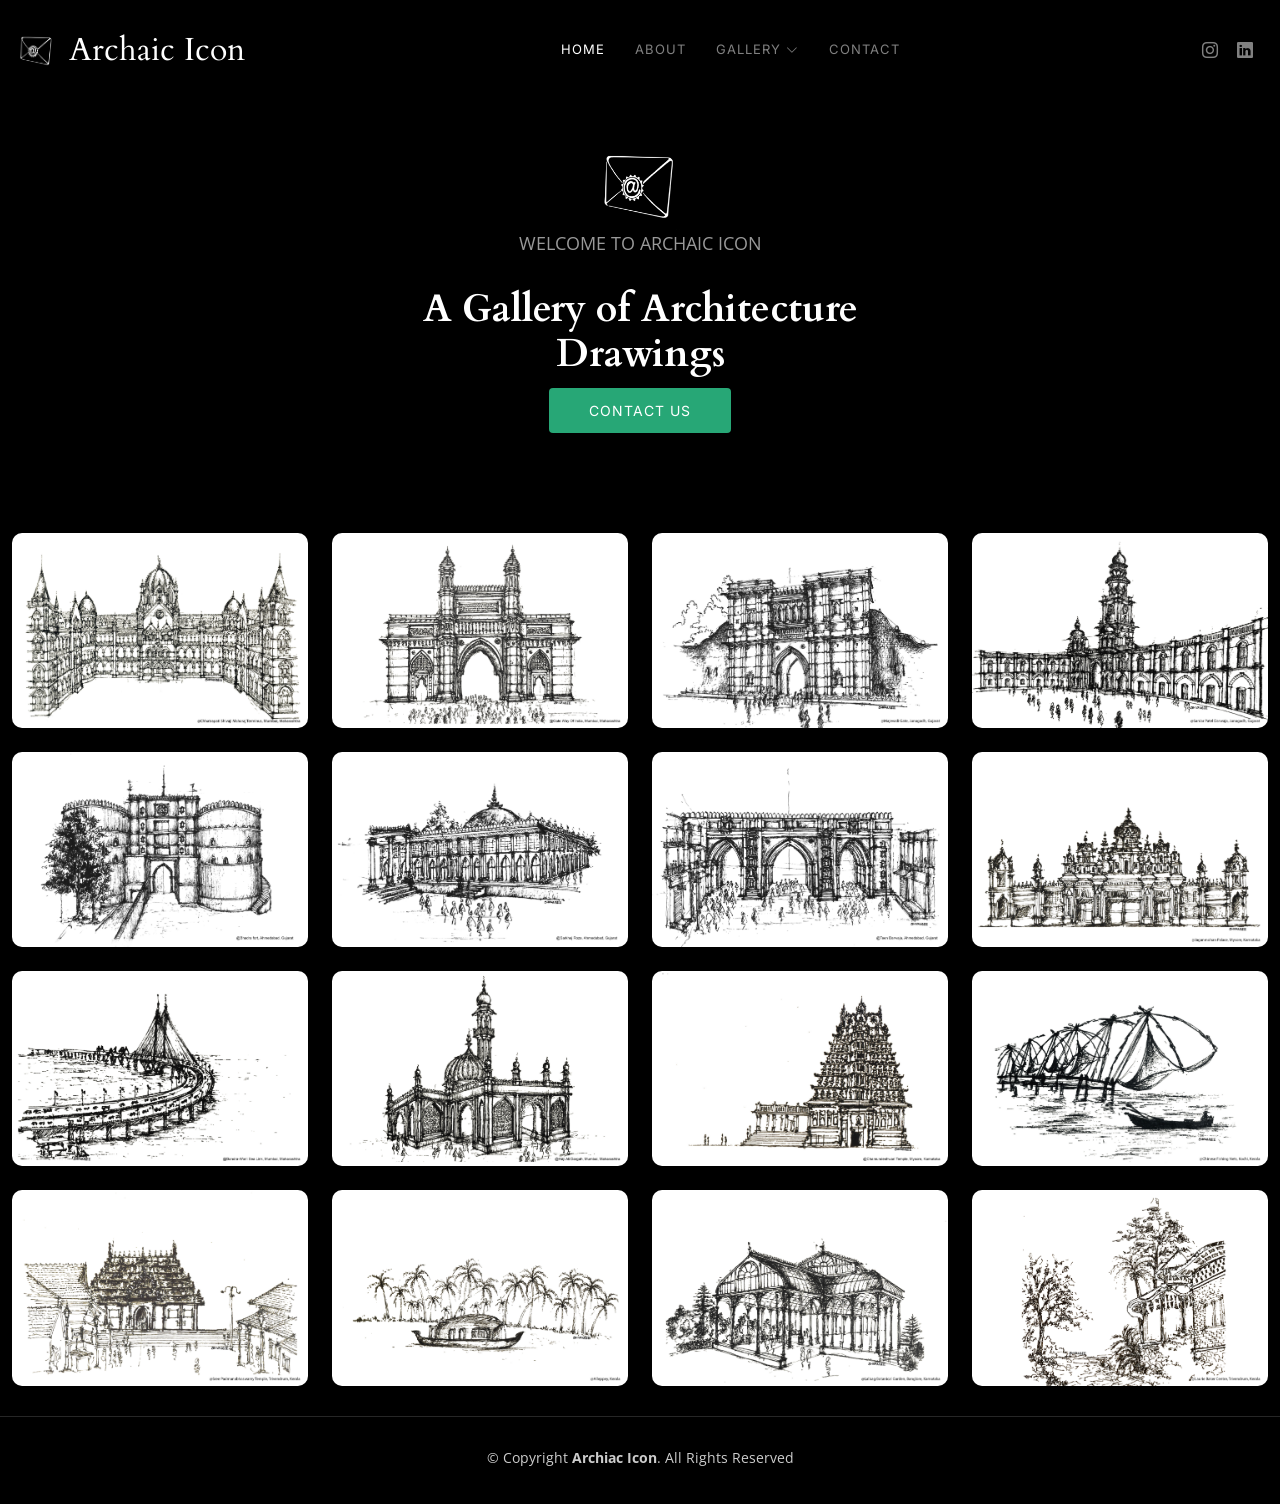
<file: index.html>
<!DOCTYPE html>
<html lang="en">

<head>
  <meta charset="utf-8">
  <meta content="width=device-width, initial-scale=1.0" name="viewport">

  <title>Archaic Icon</title>
  <meta content="" name="description">
  <meta content="" name="keywords">

  <!-- Favicons -->
  <link href="assets/img/favicon.png" rel="icon">
  <link href="assets/img/apple-touch-icon.png" rel="apple-touch-icon">

  <!-- Google Fonts -->
  <link rel="preconnect" href="https://fonts.googleapis.com">
  <link rel="preconnect" href="https://fonts.gstatic.com" crossorigin>
  <link href="https://fonts.googleapis.com/css2?family=Open+Sans:ital,wght@0,300;0,400;0,500;0,600;0,700;1,300;1,400;1,600;1,700&family=Inter:ital,wght@0,300;0,400;0,500;0,600;0,700;1,300;1,400;1,500;1,600;1,700&family=Cardo:ital,wght@0,400;0,700;1,400&display=swap" rel="stylesheet">

  <!-- Vendor CSS Files -->
  <link href="assets/vendor/bootstrap/css/bootstrap.min.css" rel="stylesheet">
  <link href="assets/vendor/bootstrap-icons/bootstrap-icons.css" rel="stylesheet">
  <link href="assets/vendor/swiper/swiper-bundle.min.css" rel="stylesheet">
  <link href="assets/vendor/glightbox/css/glightbox.min.css" rel="stylesheet">
  <link href="assets/vendor/aos/aos.css" rel="stylesheet">

  <!-- Template Main CSS File -->
  <link href="assets/css/main.css" rel="stylesheet">

  <!-- =======================================================
  * Template Name: PhotoFolio - v1.1.1
  * Template URL: https://bootstrapmade.com/photofolio-bootstrap-photography-website-template/
  * Author: BootstrapMade.com
  * License: https://bootstrapmade.com/license/
  ======================================================== -->
</head>

<body>

  <!-- ======= Header ======= -->
  <header id="header" class="header d-flex align-items-center fixed-top">
    <div class="container-fluid d-flex align-items-center justify-content-between">

      <a href="index.html" class="logo d-flex align-items-center  me-auto me-lg-0">
        <!-- Uncomment the line below if you also wish to use an image logo -->
        <!-- <img src="assets/img/logo.png" alt=""> -->
        <img src="assets/img/logo.png" class="bi">
        <h1>Archaic Icon</h1>
      </a>

      <nav id="navbar" class="navbar">
        <ul>
          <li><a href="index.html" class="active">Home</a></li>
          <li><a href="about.html">About</a></li>
          <li class="dropdown"><a href=""><span>Gallery</span> <i class="bi bi-chevron-down dropdown-indicator"></i></a>
            <ul>
              <li><a href="Architecture.html">Architecure</a></li>
              <li><a href="Landscape.html">Landscape</a></li>
              <li><a href="Portrait.html">Portrait</a></li>
              <li><a href="Travel.html">Travel</a></li>
            </ul>
          </li>
          <li><a href="contact.html">Contact</a></li>
        </ul>
      </nav><!-- .navbar -->

      <div class="header-social-links">
        <a href="https://www.instagram.com/archaic_icon_1" class="instagram"><i class="bi bi-instagram"></i></a>
        <a href="https://www.linkedin.com/in/shivangi-patel-806733221" class="linkedin"><i class="bi bi-linkedin"></i></i></a>
      </div>
      <i class="mobile-nav-toggle mobile-nav-show bi bi-list"></i>
      <i class="mobile-nav-toggle mobile-nav-hide d-none bi bi-x"></i>

    </div>
  </header><!-- End Header -->

  <!-- ======= Hero Section ======= -->
  <section id="hero" class="hero d-flex flex-column justify-content-center align-items-center" data-aos="fade" data-aos-delay="1500">
    <div class="container">
      <div class="row justify-content-center">
        <div class="col-lg-6 text-center">
        	<img src="assets/img/logo.png" class="bi" style="width: 20%;">
        	<p>WELCOME TO ARCHAIC ICON</p>
          <h2>A Gallery of Architecture Drawings</h2>
          <a href="contact.html" class="btn-get-started">Contact Us</a>
        </div>
      </div>
    </div>
  </section><!-- End Hero Section -->

  <main id="main" data-aos="fade" data-aos-delay="1500">

    <!-- ======= Gallery Section ======= -->
    <section id="gallery" class="gallery">
      <div class="container-fluid">

        <div class="row gy-4 justify-content-center">
          <div class="col-xl-3 col-lg-4 col-md-6">
            <div class="gallery-item h-100">
              <img src="assets/img/home/1.jpg" class="img-fluid" alt="">
              <div class="gallery-links d-flex align-items-center justify-content-center">
                <a href="assets/img/home/1.jpg" title="Chhatrapati Shivaji Maharaj Terminus, Mumbai, Maharashtra<br/>A5 Size<br/>&#8377;500" class="glightbox preview-link"><i class="bi bi-arrows-angle-expand"></i></a>
                <a href="gallery-single.html" class="details-link"><i class="bi bi-link-45deg"></i></a>
              </div>
            </div>
          </div><!-- End Gallery Item -->
          <div class="col-xl-3 col-lg-4 col-md-6">
            <div class="gallery-item h-100">
              <img src="assets/img/home/2.jpg" class="img-fluid" alt="">
              <div class="gallery-links d-flex align-items-center justify-content-center">
                <a href="assets/img/home/2.jpg" title="Gate Way Of India, Mumbai, Maharashtra<br/>A5 Size<br/>&#8377;450" class="glightbox preview-link"><i class="bi bi-arrows-angle-expand"></i></a>
                <a href="gallery-single.html" class="details-link"><i class="bi bi-link-45deg"></i></a>
              </div>
            </div>
          </div><!-- End Gallery Item -->
          <div class="col-xl-3 col-lg-4 col-md-6">
            <div class="gallery-item h-100">
              <img src="assets/img/home/3.jpg" class="img-fluid" alt="">
              <div class="gallery-links d-flex align-items-center justify-content-center">
                <a href="assets/img/home/3.jpg" title="Majevadi Gate, Junagadh, Gujarat<br/>A5 Size<br/>&#8377;500" class="glightbox preview-link"><i class="bi bi-arrows-angle-expand"></i></a>
                <a href="gallery-single.html" class="details-link"><i class="bi bi-link-45deg"></i></a>
              </div>
            </div>
          </div><!-- End Gallery Item -->
          <div class="col-xl-3 col-lg-4 col-md-6">
            <div class="gallery-item h-100">
              <img src="assets/img/home/4.jpg" class="img-fluid" alt="">
              <div class="gallery-links d-flex align-items-center justify-content-center">
                <a href="assets/img/home/4.jpg" title="Sardar Patel Darwaja, Junagadh, Gujarat<br/>A5 Size<br/>&#8377;500" class="glightbox preview-link"><i class="bi bi-arrows-angle-expand"></i></a>
                <a href="gallery-single.html" class="details-link"><i class="bi bi-link-45deg"></i></a>
              </div>
            </div>
          </div><!-- End Gallery Item -->
          <div class="col-xl-3 col-lg-4 col-md-6">
            <div class="gallery-item h-100">
              <img src="assets/img/home/5.jpg" class="img-fluid" alt="">
              <div class="gallery-links d-flex align-items-center justify-content-center">
                <a href="assets/img/home/5.jpg" title="Bhadra Fort, Ahmedabad, Gujarat<br/>A5 Size<br/>&#8377;400" class="glightbox preview-link"><i class="bi bi-arrows-angle-expand"></i></a>
                <a href="gallery-single.html" class="details-link"><i class="bi bi-link-45deg"></i></a>
              </div>
            </div>
          </div><!-- End Gallery Item -->
          <div class="col-xl-3 col-lg-4 col-md-6">
            <div class="gallery-item h-100">
              <img src="assets/img/home/6.jpg" class="img-fluid" alt="">
              <div class="gallery-links d-flex align-items-center justify-content-center">
                <a href="assets/img/home/6.jpg" title="Sarkhej Roza, Ahmedabad, Gujarat<br/>A5 Size<br/>&#8377;450" class="glightbox preview-link"><i class="bi bi-arrows-angle-expand"></i></a>
                <a href="gallery-single.html" class="details-link"><i class="bi bi-link-45deg"></i></a>
              </div>
            </div>
          </div><!-- End Gallery Item -->
          <div class="col-xl-3 col-lg-4 col-md-6">
            <div class="gallery-item h-100">
              <img src="assets/img/home/7.jpg" class="img-fluid" alt="">
              <div class="gallery-links d-flex align-items-center justify-content-center">
                <a href="assets/img/home/7.jpg" title="Teen Daewaja, Ahmedabad, Gujarat<br/>A5 Size<br/>&#8377;400" class="glightbox preview-link"><i class="bi bi-arrows-angle-expand"></i></a>
                <a href="gallery-single.html" class="details-link"><i class="bi bi-link-45deg"></i></a>
              </div>
            </div>
          </div><!-- End Gallery Item -->
          <div class="col-xl-3 col-lg-4 col-md-6">
            <div class="gallery-item h-100">
              <img src="assets/img/home/8.jpg" class="img-fluid" alt="">
              <div class="gallery-links d-flex align-items-center justify-content-center">
                <a href="assets/img/home/8.jpg" title="Jaganmohan Palace, Mysore, Karnataka<br/>A5 Size<br/>&#8377;400" class="glightbox preview-link"><i class="bi bi-arrows-angle-expand"></i></a>
                <a href="gallery-single.html" class="details-link"><i class="bi bi-link-45deg"></i></a>
              </div>
            </div>
          </div><!-- End Gallery Item -->
          <div class="col-xl-3 col-lg-4 col-md-6">
            <div class="gallery-item h-100">
              <img src="assets/img/home/9.jpg" class="img-fluid" alt="">
              <div class="gallery-links d-flex align-items-center justify-content-center">
                <a href="assets/img/home/9.jpg" title="Bandra-Worli Sea Link, Mumbai, Maharashtra<br/>A5 Size<br/>&#8377;450" class="glightbox preview-link"><i class="bi bi-arrows-angle-expand"></i></a>
                <a href="gallery-single.html" class="details-link"><i class="bi bi-link-45deg"></i></a>
              </div>
            </div>
          </div><!-- End Gallery Item -->
          <div class="col-xl-3 col-lg-4 col-md-6">
            <div class="gallery-item h-100">
              <img src="assets/img/home/10.jpg" class="img-fluid" alt="">
              <div class="gallery-links d-flex align-items-center justify-content-center">
                <a href="assets/img/home/10.jpg" title="Haji Ali Dargah, Mumbai, Maharashtra<br/>A5 Size<br/>&#8377;450" class="glightbox preview-link"><i class="bi bi-arrows-angle-expand"></i></a>
                <a href="gallery-single.html" class="details-link"><i class="bi bi-link-45deg"></i></a>
              </div>
            </div>
          </div><!-- End Gallery Item -->
          <div class="col-xl-3 col-lg-4 col-md-6">
            <div class="gallery-item h-100">
              <img src="assets/img/home/11.jpg" class="img-fluid" alt="">
              <div class="gallery-links d-flex align-items-center justify-content-center">
                <a href="assets/img/home/11.jpg" title="Chamundeshwari Temple, Mysore, Karnataka<br/>A5 Size<br/>&#8377;450" class="glightbox preview-link"><i class="bi bi-arrows-angle-expand"></i></a>
                <a href="gallery-single.html" class="details-link"><i class="bi bi-link-45deg"></i></a>
              </div>
            </div>
          </div><!-- End Gallery Item -->
          <div class="col-xl-3 col-lg-4 col-md-6">
            <div class="gallery-item h-100">
              <img src="assets/img/home/12.jpg" class="img-fluid" alt="">
              <div class="gallery-links d-flex align-items-center justify-content-center">
                <a href="assets/img/home/12.jpg" title="Chinese Fishing Nets, Kochi, Kerala<br/>A5 Size<br/>&#8377;400" class="glightbox preview-link"><i class="bi bi-arrows-angle-expand"></i></a>
                <a href="gallery-single.html" class="details-link"><i class="bi bi-link-45deg"></i></a>
              </div>
            </div>
          </div><!-- End Gallery Item -->
          <div class="col-xl-3 col-lg-4 col-md-6">
            <div class="gallery-item h-100">
              <img src="assets/img/home/13.jpg" class="img-fluid" alt="">
              <div class="gallery-links d-flex align-items-center justify-content-center">
                <a href="assets/img/home/13.jpg" title="Sree Padmanabhaswamy Temple, Trivendrum, Kerala<br/>A5 Size<br/>&#8377;450" class="glightbox preview-link"><i class="bi bi-arrows-angle-expand"></i></a>
                <a href="gallery-single.html" class="details-link"><i class="bi bi-link-45deg"></i></a>
              </div>
            </div>
          </div><!-- End Gallery Item -->
          <div class="col-xl-3 col-lg-4 col-md-6">
            <div class="gallery-item h-100">
              <img src="assets/img/home/14.jpg" class="img-fluid" alt="">
              <div class="gallery-links d-flex align-items-center justify-content-center">
                <a href="assets/img/home/14.jpg" title="Alleppy, Kerala<br/>A5 Size<br/>&#8377;350" class="glightbox preview-link"><i class="bi bi-arrows-angle-expand"></i></a>
                <a href="gallery-single.html" class="details-link"><i class="bi bi-link-45deg"></i></a>
              </div>
            </div>
          </div><!-- End Gallery Item -->
          <div class="col-xl-3 col-lg-4 col-md-6">
            <div class="gallery-item h-100">
              <img src="assets/img/home/15.jpg" class="img-fluid" alt="">
              <div class="gallery-links d-flex align-items-center justify-content-center">
                <a href="assets/img/home/15.jpg" title="Lalbag Botanical Garden, Banglore, Karnataka<br/>A5 Size<br/>&#8377;400" class="glightbox preview-link"><i class="bi bi-arrows-angle-expand"></i></a>
                <a href="gallery-single.html" class="details-link"><i class="bi bi-link-45deg"></i></a>
              </div>
            </div>
          </div><!-- End Gallery Item -->
          <div class="col-xl-3 col-lg-4 col-md-6">
            <div class="gallery-item h-100">
              <img src="assets/img/home/16.jpg" class="img-fluid" alt="">
              <div class="gallery-links d-flex align-items-center justify-content-center">
                <a href="assets/img/home/16.jpg" title="Laurie Baker Centre,Trivendrum, Kerala<br/>A5 Size<br/>&#8377;400" class="glightbox preview-link"><i class="bi bi-arrows-angle-expand"></i></a>
                <a href="gallery-single.html" class="details-link"><i class="bi bi-link-45deg"></i></a>
              </div>
            </div>
          </div><!-- End Gallery Item -->

        </div>

      </div>
    </section><!-- End Gallery Section -->

  </main><!-- End #main -->

  <!-- ======= Footer ======= -->
  <footer id="footer" class="footer">
    <div class="container">
      <div class="copyright">
        &copy; Copyright <strong><span>Archiac Icon</span></strong>. All Rights Reserved
      </div>
      <div class="credits">
        <!-- All the links in the footer should remain intact. -->
        <!-- You can delete the links only if you purchased the pro version. -->
        <!-- Licensing information: https://bootstrapmade.com/license/ -->
        <!-- Purchase the pro version with working PHP/AJAX contact form: https://bootstrapmade.com/photofolio-bootstrap-photography-website-template/ -->
      </div>
    </div>
  </footer><!-- End Footer -->

  <a href="#" class="scroll-top d-flex align-items-center justify-content-center"><i class="bi bi-arrow-up-short"></i></a>

  <div id="preloader">
    <div class="line"></div>
  </div>

  <!-- Vendor JS Files -->
  <script src="assets/vendor/bootstrap/js/bootstrap.bundle.min.js"></script>
  <script src="assets/vendor/swiper/swiper-bundle.min.js"></script>
  <script src="assets/vendor/glightbox/js/glightbox.min.js"></script>
  <script src="assets/vendor/aos/aos.js"></script>
  <script src="assets/vendor/php-email-form/validate.js"></script>

  <!-- Template Main JS File -->
  <script src="assets/js/main.js"></script>

</body>

</html>
</file>
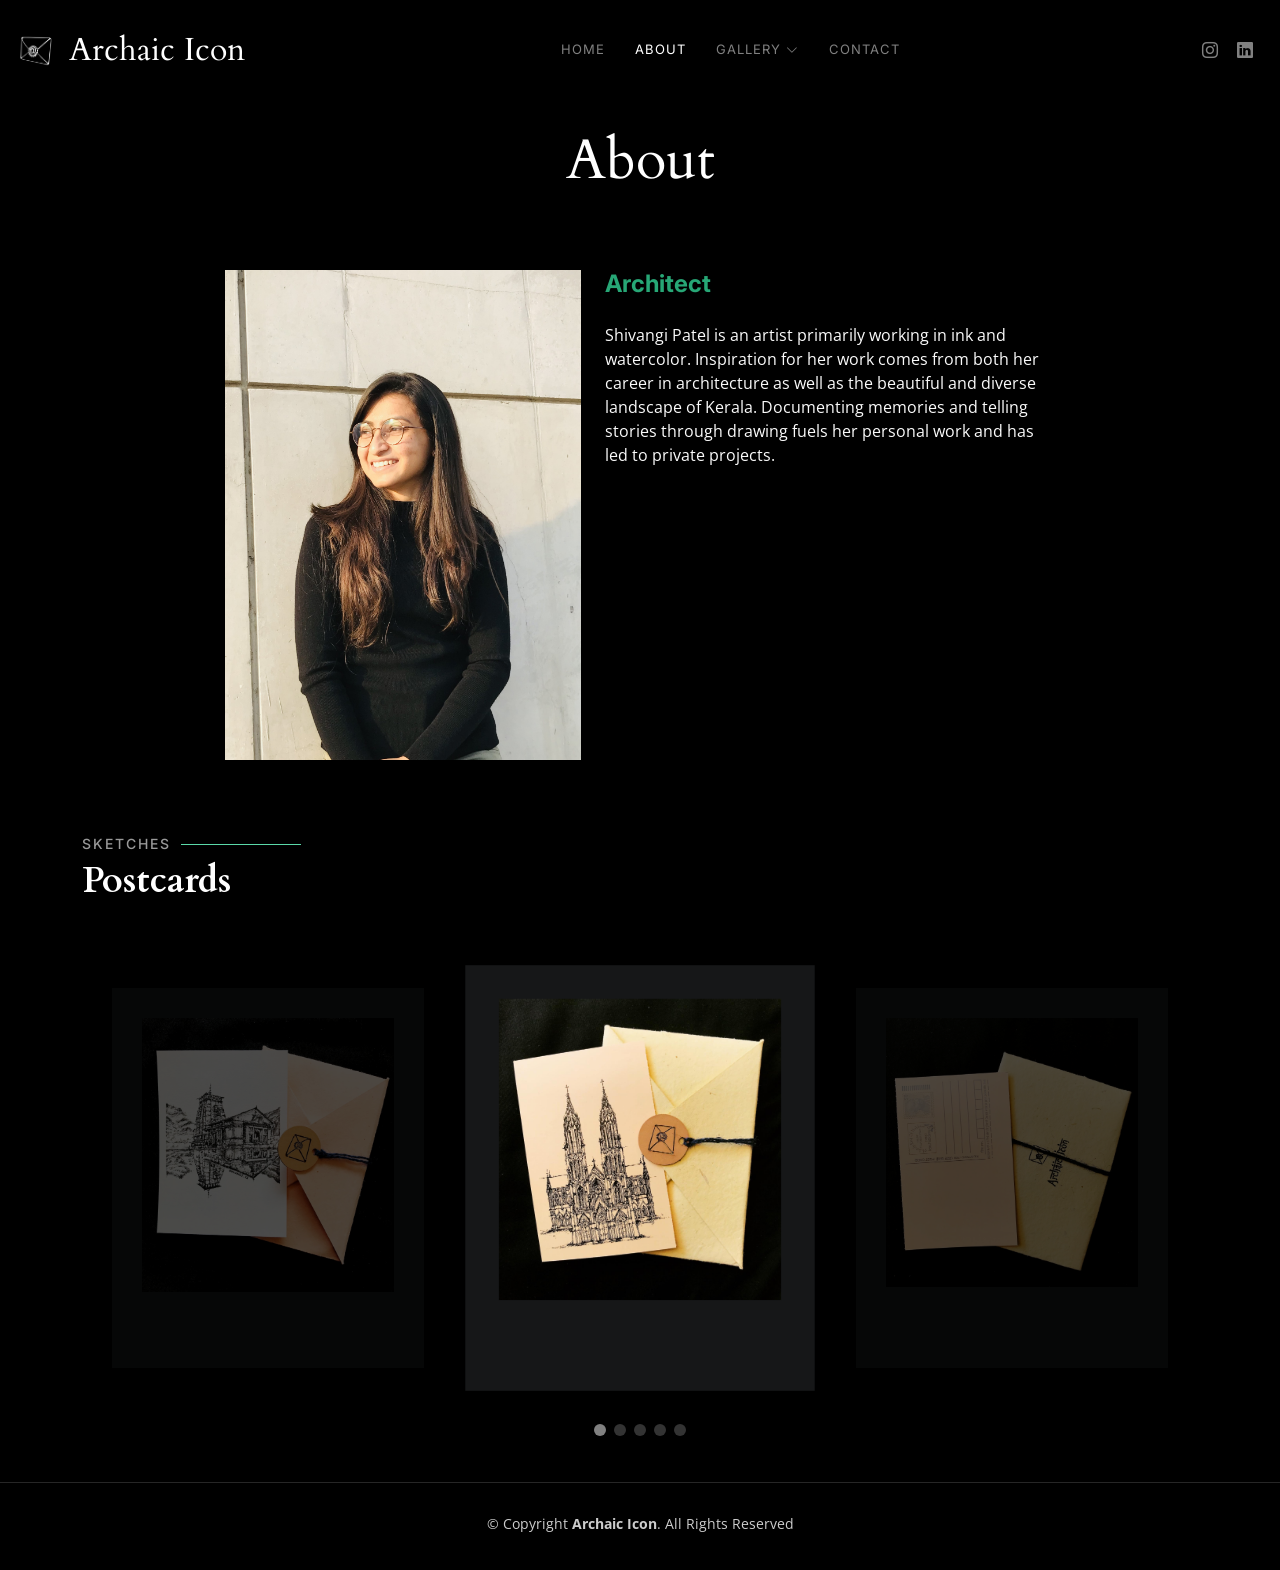
<file: about.html>
<!DOCTYPE html>
<html lang="en">

<head>
  <meta charset="utf-8">
  <meta content="width=device-width, initial-scale=1.0" name="viewport">

  <title>Archaic Icon - About</title>
  <meta content="" name="description">
  <meta content="" name="keywords">

  <!-- Favicons -->
  <link href="assets/img/favicon.png" rel="icon">
  <link href="assets/img/apple-touch-icon.png" rel="apple-touch-icon">

  <!-- Google Fonts -->
  <link rel="preconnect" href="https://fonts.googleapis.com">
  <link rel="preconnect" href="https://fonts.gstatic.com" crossorigin>
  <link href="https://fonts.googleapis.com/css2?family=Open+Sans:ital,wght@0,300;0,400;0,500;0,600;0,700;1,300;1,400;1,600;1,700&family=Inter:ital,wght@0,300;0,400;0,500;0,600;0,700;1,300;1,400;1,500;1,600;1,700&family=Cardo:ital,wght@0,400;0,700;1,400&display=swap" rel="stylesheet">

  <!-- Vendor CSS Files -->
  <link href="assets/vendor/bootstrap/css/bootstrap.min.css" rel="stylesheet">
  <link href="assets/vendor/bootstrap-icons/bootstrap-icons.css" rel="stylesheet">
  <link href="assets/vendor/swiper/swiper-bundle.min.css" rel="stylesheet">
  <link href="assets/vendor/glightbox/css/glightbox.min.css" rel="stylesheet">
  <link href="assets/vendor/aos/aos.css" rel="stylesheet">

  <!-- Template Main CSS File -->
  <link href="assets/css/main.css" rel="stylesheet">

  <!-- =======================================================
  * Template Name: PhotoFolio - v1.1.1
  * Template URL: https://bootstrapmade.com/photofolio-bootstrap-photography-website-template/
  * Author: BootstrapMade.com
  * License: https://bootstrapmade.com/license/
  ======================================================== -->
</head>

<body>

  <!-- ======= Header ======= -->
  <header id="header" class="header d-flex align-items-center fixed-top">
    <div class="container-fluid d-flex align-items-center justify-content-between">

      <a href="index.html" class="logo d-flex align-items-center  me-auto me-lg-0">
        <!-- Uncomment the line below if you also wish to use an image logo -->
        <!-- <img src="assets/img/logo.png" alt=""> -->
        <img src="assets/img/logo.png" class="bi">
        <h1>Archaic Icon</h1>
      </a>

      <nav id="navbar" class="navbar">
        <ul>
          <li><a href="index.html">Home</a></li>
          <li><a href="about.html" class="active">About</a></li>
          <li class="dropdown"><a href=""><span>Gallery</span> <i class="bi bi-chevron-down dropdown-indicator"></i></a>
            <ul>
              <li><a href="Architecture.html">Architecure</a></li>
              <li><a href="Landscape.html">Landscape</a></li>
              <li><a href="Portrait.html">Portrait</a></li>
              <li><a href="Travel.html">Travel</a></li>
            </ul>
          </li>
          <li><a href="contact.html">Contact</a></li>
        </ul>
      </nav><!-- .navbar -->

       <div class="header-social-links">
        <a href="https://www.instagram.com/archaic_icon_1" class="instagram"><i class="bi bi-instagram"></i></a>
        <a href="https://www.linkedin.com/in/shivangi-patel-806733221" class="linkedin"><i class="bi bi-linkedin"></i></i></a>
      </div>
      <i class="mobile-nav-toggle mobile-nav-show bi bi-list"></i>
      <i class="mobile-nav-toggle mobile-nav-hide d-none bi bi-x"></i>

    </div>
  </header><!-- End Header -->

  <main id="main" data-aos="fade" data-aos-delay="1500">

    <!-- ======= End Page Header ======= -->
    <div class="page-header d-flex align-items-center">
      <div class="container position-relative">
        <div class="row d-flex justify-content-center">
          <div class="col-lg-6 text-center">
            <h2>About</h2>

          </div>
        </div>
      </div>
    </div><!-- End Page Header -->

    <!-- ======= About Section ======= -->
    <section id="about" class="about">
      <div class="container">

        <div class="row gy-4 justify-content-center">
          <div class="col-lg-4">
            <img src="assets/img/profile-img.jpg" class="img-fluid" alt="">
          </div>
          <div class="col-lg-5 content">
            <h2>Architect</h2>
            <p class="py-3">
              Shivangi Patel is an artist primarily working in ink and watercolor. Inspiration for her work comes from both her career in architecture as well as the beautiful and diverse landscape of Kerala. Documenting memories and telling stories through drawing fuels her personal work and has led to private projects.
          </div>
        </div>

      </div>
    </section><!-- End About Section -->

    <!-- ======= Testimonials Section ======= -->
    <section id="testimonials" class="testimonials">
      <div class="container">

        <div class="section-header">
          <h2>Sketches</h2>
          <p>Postcards</p>
        </div>

        <div class="slides-3 swiper">
          <div class="swiper-wrapper">

            <div class="swiper-slide">
              <div class="testimonial-item">
                <img src="assets/img/about/1.JPG" class="bi">
              </div>
            </div><!-- End testimonial item -->

            <div class="swiper-slide">
              <div class="testimonial-item">
                <img src="assets/img/about/2.JPG" class="bi">

              </div>
            </div><!-- End testimonial item -->

            <div class="swiper-slide">
              <div class="testimonial-item">
                <img src="assets/img/about/3.JPG" class="bi">

              </div>
            </div><!-- End testimonial item -->

            <div class="swiper-slide">
              <div class="testimonial-item">
                <img src="assets/img/about/4.JPG" class="bi">
              </div>
            </div><!-- End testimonial item -->

            <div class="swiper-slide">
              <div class="testimonial-item">
                <img src="assets/img/about/5.JPG" class="bi">

              </div>
            </div><!-- End testimonial item -->

          </div>
          <div class="swiper-pagination"></div>
        </div>

      </div>
    </section><!-- End Testimonials Section -->

  </main><!-- End #main -->

  <!-- ======= Footer ======= -->
  <footer id="footer" class="footer">
    <div class="container">
      <div class="copyright">
        &copy; Copyright <strong><span>Archaic Icon</span></strong>. All Rights Reserved
      </div>
      <div class="credits">
        <!-- All the links in the footer should remain intact. -->
        <!-- You can delete the links only if you purchased the pro version. -->
        <!-- Licensing information: https://bootstrapmade.com/license/ -->
        <!-- Purchase the pro version with working PHP/AJAX contact form: https://bootstrapmade.com/photofolio-bootstrap-photography-website-template/ -->
      </div>
    </div>
  </footer><!-- End Footer -->

  <a href="#" class="scroll-top d-flex align-items-center justify-content-center"><i class="bi bi-arrow-up-short"></i></a>

  <div id="preloader">
    <div class="line"></div>
  </div>

  <!-- Vendor JS Files -->
  <script src="assets/vendor/bootstrap/js/bootstrap.bundle.min.js"></script>
  <script src="assets/vendor/swiper/swiper-bundle.min.js"></script>
  <script src="assets/vendor/glightbox/js/glightbox.min.js"></script>
  <script src="assets/vendor/aos/aos.js"></script>
  <script src="assets/vendor/php-email-form/validate.js"></script>

  <!-- Template Main JS File -->
  <script src="assets/js/main.js"></script>

</body>

</html>
</file>
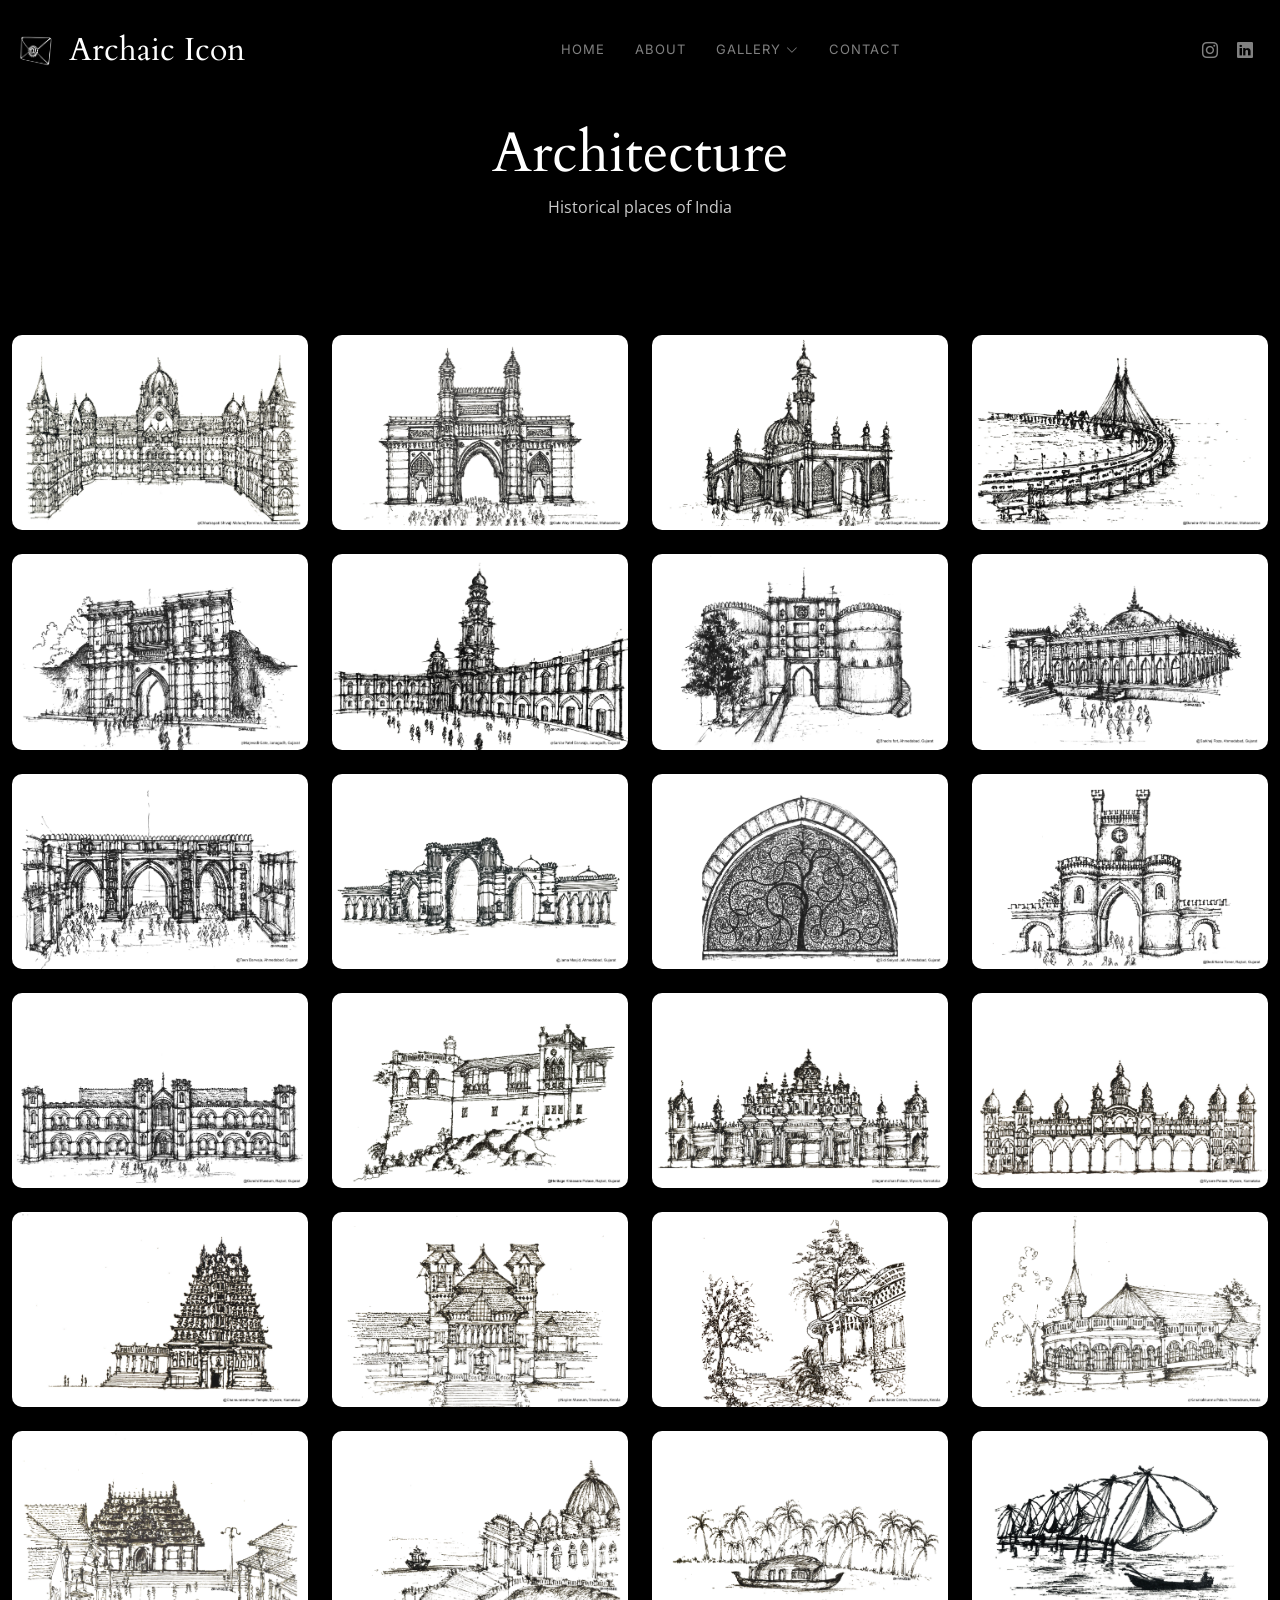
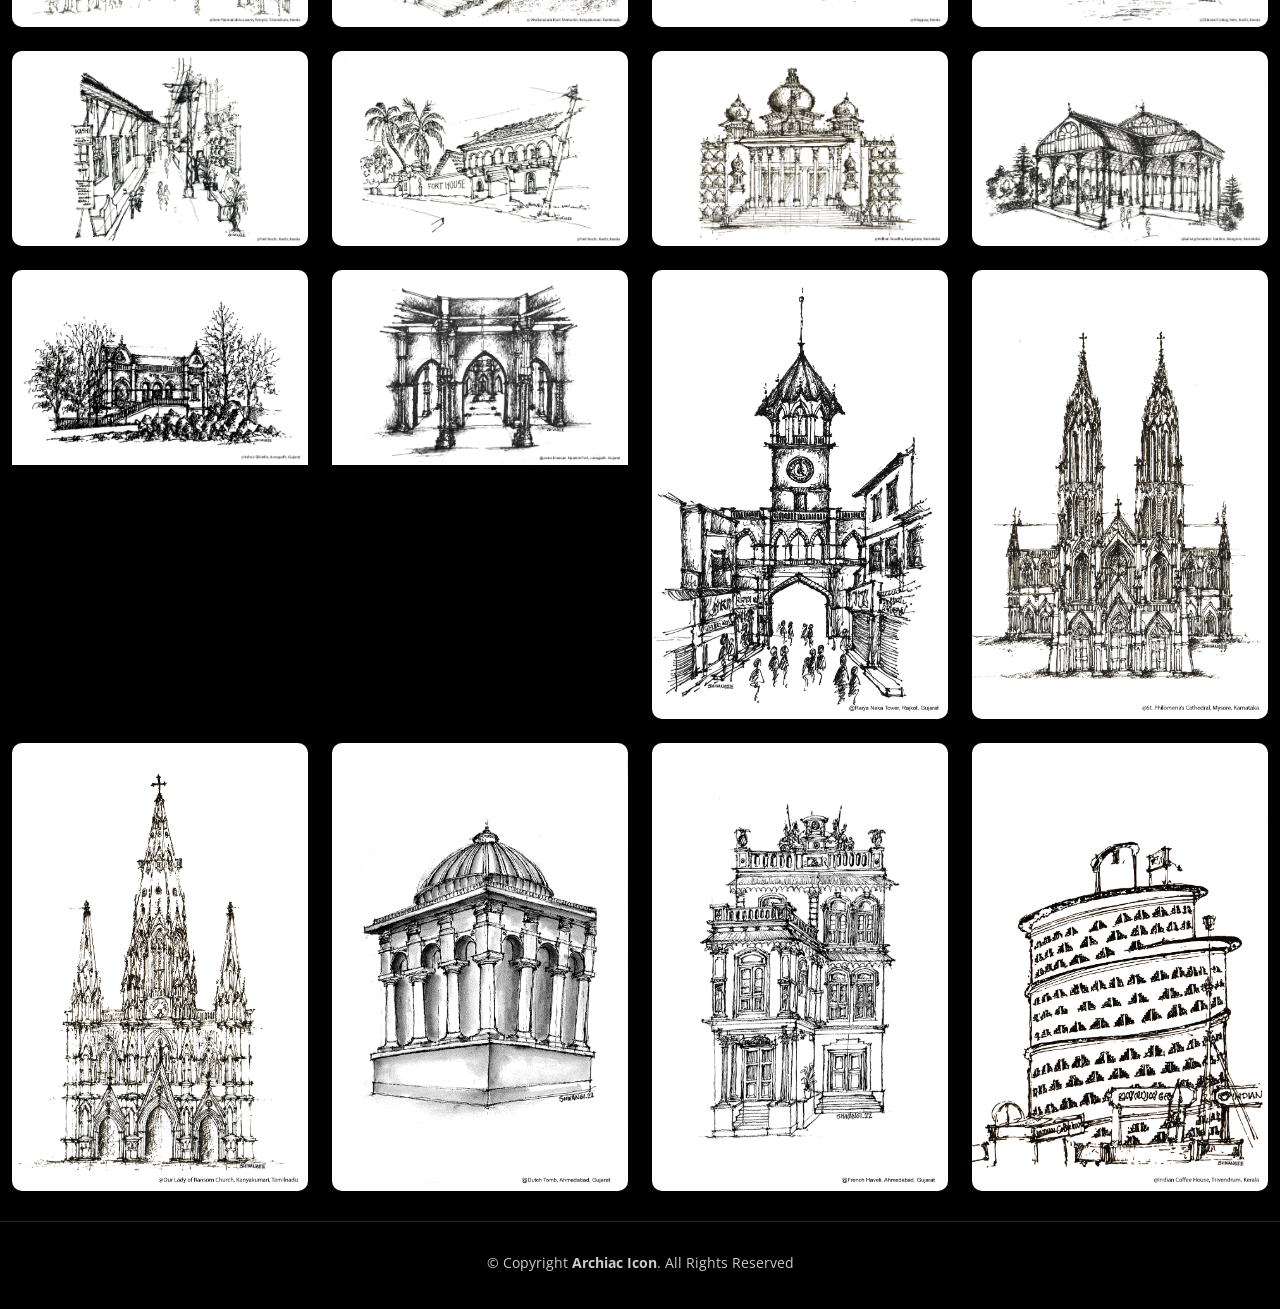
<file: Architecture.html>
<!DOCTYPE html>
<html lang="en">

<head>
  <meta charset="utf-8">
  <meta content="width=device-width, initial-scale=1.0" name="viewport">

  <title>Gallary - Architecture</title>
  <meta content="" name="description">
  <meta content="" name="keywords">

  <!-- Favicons -->
  <link href="assets/img/favicon.png" rel="icon">
  <link href="assets/img/apple-touch-icon.png" rel="apple-touch-icon">

  <!-- Google Fonts -->
  <link rel="preconnect" href="https://fonts.googleapis.com">
  <link rel="preconnect" href="https://fonts.gstatic.com" crossorigin>
  <link href="https://fonts.googleapis.com/css2?family=Open+Sans:ital,wght@0,300;0,400;0,500;0,600;0,700;1,300;1,400;1,600;1,700&family=Inter:ital,wght@0,300;0,400;0,500;0,600;0,700;1,300;1,400;1,500;1,600;1,700&family=Cardo:ital,wght@0,400;0,700;1,400&display=swap" rel="stylesheet">

  <!-- Vendor CSS Files -->
  <link href="assets/vendor/bootstrap/css/bootstrap.min.css" rel="stylesheet">
  <link href="assets/vendor/bootstrap-icons/bootstrap-icons.css" rel="stylesheet">
  <link href="assets/vendor/swiper/swiper-bundle.min.css" rel="stylesheet">
  <link href="assets/vendor/glightbox/css/glightbox.min.css" rel="stylesheet">
  <link href="assets/vendor/aos/aos.css" rel="stylesheet">

  <!-- Template Main CSS File -->
  <link href="assets/css/main.css" rel="stylesheet">

  <!-- =======================================================
  * Template Name: PhotoFolio - v1.1.1
  * Template URL: https://bootstrapmade.com/photofolio-bootstrap-photography-website-template/
  * Author: BootstrapMade.com
  * License: https://bootstrapmade.com/license/
  ======================================================== -->
</head>

<body>

  <!-- ======= Header ======= -->
  <header id="header" class="header d-flex align-items-center fixed-top">
    <div class="container-fluid d-flex align-items-center justify-content-between">

      <a href="index.html" class="logo d-flex align-items-center  me-auto me-lg-0">
        <!-- Uncomment the line below if you also wish to use an image logo -->
        <!-- <img src="assets/img/logo.png" alt=""> -->
        <img src="assets/img/logo.png" class="bi">
        <h1>Archaic Icon</h1>
      </a>

      <nav id="navbar" class="navbar">
        <ul>
          <li><a href="index.html">Home</a></li>
          <li><a href="about.html">About</a></li>
          <li class="dropdown"><a href=""><span>Gallery</span> <i class="bi bi-chevron-down dropdown-indicator"></i></a>
            <ul>
              <li><a  class="active" href="Architecture.html">Architecture</a></li>
              <li><a href="Landscape.html">Landscape</a></li>
              <li><a href="Portrait.html">Portrait</a></li>
              <li><a href="Travel.html">Travel</a></li>
            </ul>
          </li>
          <li><a href="contact.html">Contact</a></li>
        </ul>
      </nav><!-- .navbar -->

       <div class="header-social-links">
        <a href="https://www.instagram.com/archaic_icon_1" class="instagram"><i class="bi bi-instagram"></i></a>
        <a href="https://www.linkedin.com/in/shivangi-patel-806733221" class="linkedin"><i class="bi bi-linkedin"></i></i></a>
      </div>
      <i class="mobile-nav-toggle mobile-nav-show bi bi-list"></i>
      <i class="mobile-nav-toggle mobile-nav-hide d-none bi bi-x"></i>

    </div>
  </header><!-- End Header -->

  <main id="main" data-aos="fade" data-aos-delay="1500">

    <!-- ======= End Page Header ======= -->
    <div class="page-header d-flex align-items-center">
      <div class="container position-relative">
        <div class="row d-flex justify-content-center">
          <div class="col-lg-6 text-center">
            <h2>Architecture</h2>
            <p>Historical places of India</p>
          </div>
        </div>
      </div>
    </div><!-- End Page Header -->

    <!-- ======= Gallery Section ======= -->
    <section id="gallery" class="gallery">
      <div class="container-fluid">

        <div class="row gy-4 justify-content-center">
          <div class="col-xl-3 col-lg-4 col-md-6">
            <div class="gallery-item h-100">
              <img src="assets/img/architecture/1.jpg" class="img-fluid" alt="">
              <div class="gallery-links d-flex align-items-center justify-content-center">
                <a href="assets/img/architecture/1.jpg" title="Chhatrapati Shivaji Maharaj Terminus, Mumbai, Maharashtra<br/>A5 Size<br/>&#8377;500" class="glightbox preview-link"><i class="bi bi-arrows-angle-expand"></i></a>
                <a href="gallery-single.html" class="details-link"><i class="bi bi-link-45deg"></i></a>
              </div>
            </div>
          </div><!-- End Gallery Item -->
          <div class="col-xl-3 col-lg-4 col-md-6">
            <div class="gallery-item h-100">
              <img src="assets/img/architecture/2.jpg" class="img-fluid" alt="">
              <div class="gallery-links d-flex align-items-center justify-content-center">
                <a href="assets/img/architecture/2.jpg" title="Gate Way Of India, Mumbai, Maharashtra<br/>A5 Size<br/>&#8377;450" class="glightbox preview-link"><i class="bi bi-arrows-angle-expand"></i></a>
                <a href="gallery-single.html" class="details-link"><i class="bi bi-link-45deg"></i></a>
              </div>
            </div>
          </div><!-- End Gallery Item -->
          <div class="col-xl-3 col-lg-4 col-md-6">
            <div class="gallery-item h-100">
              <img src="assets/img/architecture/3.jpg" class="img-fluid" alt="">
              <div class="gallery-links d-flex align-items-center justify-content-center">
                <a href="assets/img/architecture/3.jpg" title="Haji Ali Dargah, Mumbai, Maharashtra<br/>A5 Size<br/>&#8377;450" class="glightbox preview-link"><i class="bi bi-arrows-angle-expand"></i></a>
                <a href="gallery-single.html" class="details-link"><i class="bi bi-link-45deg"></i></a>
              </div>
            </div>
          </div><!-- End Gallery Item -->
          <div class="col-xl-3 col-lg-4 col-md-6">
            <div class="gallery-item h-100">
              <img src="assets/img/architecture/4.jpg" class="img-fluid" alt="">
              <div class="gallery-links d-flex align-items-center justify-content-center">
                <a href="assets/img/architecture/4.jpg" title="Bandra-Worli Sea Link, Mumbai, Maharashtra<br/>A5 Size<br/>&#8377;450" class="glightbox preview-link"><i class="bi bi-arrows-angle-expand"></i></a>
                <a href="gallery-single.html" class="details-link"><i class="bi bi-link-45deg"></i></a>
              </div>
            </div>
          </div><!-- End Gallery Item -->
          <div class="col-xl-3 col-lg-4 col-md-6">
            <div class="gallery-item h-100">
              <img src="assets/img/architecture/5.jpg" class="img-fluid" alt="">
              <div class="gallery-links d-flex align-items-center justify-content-center">
                <a href="assets/img/architecture/5.jpg" title="Majevadi Gate, Junagadh, Gujarat<br/>A5 Size<br/>&#8377;500" class="glightbox preview-link"><i class="bi bi-arrows-angle-expand"></i></a>
                <a href="gallery-single.html" class="details-link"><i class="bi bi-link-45deg"></i></a>
              </div>
            </div>
          </div><!-- End Gallery Item -->
          <div class="col-xl-3 col-lg-4 col-md-6">
            <div class="gallery-item h-100">
              <img src="assets/img/architecture/6.jpg" class="img-fluid" alt="">
              <div class="gallery-links d-flex align-items-center justify-content-center">
                <a href="assets/img/architecture/6.jpg" title="Sardar Patel Darwaja, Junagadh, Gujarat<br/>A5 Size<br/>&#8377;500" class="glightbox preview-link"><i class="bi bi-arrows-angle-expand"></i></a>
                <a href="gallery-single.html" class="details-link"><i class="bi bi-link-45deg"></i></a>
              </div>
            </div>
          </div><!-- End Gallery Item -->
          <div class="col-xl-3 col-lg-4 col-md-6">
            <div class="gallery-item h-100">
              <img src="assets/img/architecture/7.jpg" class="img-fluid" alt="">
              <div class="gallery-links d-flex align-items-center justify-content-center">
                <a href="assets/img/architecture/7.jpg" title="Bhadra Fort, Ahmedabad, Gujarat<br/>A5 Size<br/>&#8377;400" class="glightbox preview-link"><i class="bi bi-arrows-angle-expand"></i></a>
                <a href="gallery-single.html" class="details-link"><i class="bi bi-link-45deg"></i></a>
              </div>
            </div>
          </div><!-- End Gallery Item -->
          <div class="col-xl-3 col-lg-4 col-md-6">
            <div class="gallery-item h-100">
              <img src="assets/img/architecture/8.jpg" class="img-fluid" alt="">
              <div class="gallery-links d-flex align-items-center justify-content-center">
                <a href="assets/img/architecture/8.jpg" title="Sarkhej Roza, Ahmedabad, Gujarat<br/>A5 Size<br/>&#8377;450" class="glightbox preview-link"><i class="bi bi-arrows-angle-expand"></i></a>
                <a href="gallery-single.html" class="details-link"><i class="bi bi-link-45deg"></i></a>
              </div>
            </div>
          </div><!-- End Gallery Item -->
          <div class="col-xl-3 col-lg-4 col-md-6">
            <div class="gallery-item h-100">
              <img src="assets/img/architecture/9.jpg" class="img-fluid" alt="">
              <div class="gallery-links d-flex align-items-center justify-content-center">
                <a href="assets/img/architecture/9.jpg" title="Teen Daewaja, Ahmedabad, Gujarat<br/>A5 Size<br/>&#8377;400" class="glightbox preview-link"><i class="bi bi-arrows-angle-expand"></i></a>
                <a href="gallery-single.html" class="details-link"><i class="bi bi-link-45deg"></i></a>
              </div>
            </div>
          </div><!-- End Gallery Item -->
          <div class="col-xl-3 col-lg-4 col-md-6">
            <div class="gallery-item h-100">
              <img src="assets/img/architecture/10.jpg" class="img-fluid" alt="">
              <div class="gallery-links d-flex align-items-center justify-content-center">
                <a href="assets/img/architecture/10.jpg" title="Jama Masjid, Ahmedabad, Gujarat<br/>A5 Size<br/>&#8377;400" class="glightbox preview-link"><i class="bi bi-arrows-angle-expand"></i></a>
                <a href="gallery-single.html" class="details-link"><i class="bi bi-link-45deg"></i></a>
              </div>
            </div>
          </div><!-- End Gallery Item -->
          <div class="col-xl-3 col-lg-4 col-md-6">
            <div class="gallery-item h-100">
              <img src="assets/img/architecture/11.jpg" class="img-fluid" alt="">
              <div class="gallery-links d-flex align-items-center justify-content-center">
                <a href="assets/img/architecture/11.jpg" title="Sidi Saiyad Jali, Ahmedabad, Gujarat<br/>A5 Size<br/>&#8377;450" class="glightbox preview-link"><i class="bi bi-arrows-angle-expand"></i></a>
                <a href="gallery-single.html" class="details-link"><i class="bi bi-link-45deg"></i></a>
              </div>
            </div>
          </div><!-- End Gallery Item -->
          <div class="col-xl-3 col-lg-4 col-md-6">
            <div class="gallery-item h-100">
              <img src="assets/img/architecture/12.jpg" class="img-fluid" alt="">
              <div class="gallery-links d-flex align-items-center justify-content-center">
                <a href="assets/img/architecture/12.jpg" title="Bedi Naka Tower, Rajkot, Gujarat
                <br/>A5 Size<br/>&#8377;400" class="glightbox preview-link"><i class="bi bi-arrows-angle-expand"></i></a>
                <a href="gallery-single.html" class="details-link"><i class="bi bi-link-45deg"></i></a>
              </div>
            </div>
          </div><!-- End Gallery Item -->
          <div class="col-xl-3 col-lg-4 col-md-6">
            <div class="gallery-item h-100">
              <img src="assets/img/architecture/13.jpg" class="img-fluid" alt="">
              <div class="gallery-links d-flex align-items-center justify-content-center">
                <a href="assets/img/architecture/13.jpg" title="Gandhi Museum, Rajkot, Gujarat<br/>A5 Size<br/>&#8377;400" class="glightbox preview-link"><i class="bi bi-arrows-angle-expand"></i></a>
                <a href="gallery-single.html" class="details-link"><i class="bi bi-link-45deg"></i></a>
              </div>
            </div>
          </div><!-- End Gallery Item -->
          <div class="col-xl-3 col-lg-4 col-md-6">
            <div class="gallery-item h-100">
              <img src="assets/img/architecture/14.jpg" class="img-fluid" alt="">
              <div class="gallery-links d-flex align-items-center justify-content-center">
                <a href="assets/img/architecture/14.jpg" title="Heritage Khirasara Palace, Rajkot, Gujarat<br/>A5 Size<br/>&#8377;400" class="glightbox preview-link"><i class="bi bi-arrows-angle-expand"></i></a>
                <a href="gallery-single.html" class="details-link"><i class="bi bi-link-45deg"></i></a>
              </div>
            </div>
          </div><!-- End Gallery Item -->
          <div class="col-xl-3 col-lg-4 col-md-6">
            <div class="gallery-item h-100">
              <img src="assets/img/architecture/18.jpg" class="img-fluid" alt="">
              <div class="gallery-links d-flex align-items-center justify-content-center">
                <a href="assets/img/architecture/18.jpg" title="Jaganmohan Palace, Mysore, Karnataka<br/>A5 Size<br/>&#8377;400" class="glightbox preview-link"><i class="bi bi-arrows-angle-expand"></i></a>
                <a href="gallery-single.html" class="details-link"><i class="bi bi-link-45deg"></i></a>
              </div>
            </div>
          </div><!-- End Gallery Item -->
          <div class="col-xl-3 col-lg-4 col-md-6">
            <div class="gallery-item h-100">
              <img src="assets/img/architecture/19.jpg" class="img-fluid" alt="">
              <div class="gallery-links d-flex align-items-center justify-content-center">
                <a href="assets/img/architecture/19.jpg" title="Mysore Palace, Mysore, Karnataka
                <br/>A5 Size<br/>&#8377;400" class="glightbox preview-link"><i class="bi bi-arrows-angle-expand"></i></a>
                <a href="gallery-single.html" class="details-link"><i class="bi bi-link-45deg"></i></a>
              </div>
            </div>
          </div><!-- End Gallery Item -->
          <div class="col-xl-3 col-lg-4 col-md-6">
            <div class="gallery-item h-100">
              <img src="assets/img/architecture/20.jpg" class="img-fluid" alt="">
              <div class="gallery-links d-flex align-items-center justify-content-center">
                <a href="assets/img/architecture/20.jpg" title="Chamundeshwari Temple, Mysore, Karnataka<br/>A5 Size<br/>&#8377;450" class="glightbox preview-link"><i class="bi bi-arrows-angle-expand"></i></a>
                <a href="gallery-single.html" class="details-link"><i class="bi bi-link-45deg"></i></a>
              </div>
            </div>
          </div><!-- End Gallery Item -->
          <div class="col-xl-3 col-lg-4 col-md-6">
            <div class="gallery-item h-100">
              <img src="assets/img/architecture/21.jpg" class="img-fluid" alt="">
              <div class="gallery-links d-flex align-items-center justify-content-center">
                <a href="assets/img/architecture/21.jpg" title="Napier Museum, Trivendrum, Kerala<br/>A5 Size<br/>&#8377;400" class="glightbox preview-link"><i class="bi bi-arrows-angle-expand"></i></a>
                <a href="gallery-single.html" class="details-link"><i class="bi bi-link-45deg"></i></a>
              </div>
            </div>
          </div><!-- End Gallery Item -->
          <div class="col-xl-3 col-lg-4 col-md-6">
            <div class="gallery-item h-100">
              <img src="assets/img/architecture/22.jpg" class="img-fluid" alt="">
              <div class="gallery-links d-flex align-items-center justify-content-center">
                <a href="assets/img/architecture/22.jpg" title="Laurie Baker Centre,Trivendrum, Kerala<br/>A5 Size<br/>&#8377;400" class="glightbox preview-link"><i class="bi bi-arrows-angle-expand"></i></a>
                <a href="gallery-single.html" class="details-link"><i class="bi bi-link-45deg"></i></a>
              </div>
            </div>
          </div><!-- End Gallery Item -->
          <div class="col-xl-3 col-lg-4 col-md-6">
            <div class="gallery-item h-100">
              <img src="assets/img/architecture/23.jpg" class="img-fluid" alt="">
              <div class="gallery-links d-flex align-items-center justify-content-center">
                <a href="assets/img/architecture/23.jpg" title="Kanakakkunnu Palace, Trivendrum, Kerala<br/>A5 Size<br/>&#8377;400" class="glightbox preview-link"><i class="bi bi-arrows-angle-expand"></i></a>
                <a href="gallery-single.html" class="details-link"><i class="bi bi-link-45deg"></i></a>
              </div>
            </div>
          </div><!-- End Gallery Item -->
          <div class="col-xl-3 col-lg-4 col-md-6">
            <div class="gallery-item h-100">
              <img src="assets/img/architecture/24.jpg" class="img-fluid" alt="">
              <div class="gallery-links d-flex align-items-center justify-content-center">
                <a href="assets/img/architecture/24.jpg" title="Sree Padmanabhaswamy Temple, Trivendrum, Kerala<br/>A5 Size<br/>&#8377;450" class="glightbox preview-link"><i class="bi bi-arrows-angle-expand"></i></a>
                <a href="gallery-single.html" class="details-link"><i class="bi bi-link-45deg"></i></a>
              </div>
            </div>
          </div><!-- End Gallery Item -->
          <div class="col-xl-3 col-lg-4 col-md-6">
            <div class="gallery-item h-100">
              <img src="assets/img/architecture/25.jpg" class="img-fluid" alt="">
              <div class="gallery-links d-flex align-items-center justify-content-center">
                <a href="assets/img/architecture/25.jpg" title="Vivekananda Rock Memorial, Kanyakumari, Tamilnadu<br/>A5 Size<br/>&#8377;400" class="glightbox preview-link"><i class="bi bi-arrows-angle-expand"></i></a>
                <a href="gallery-single.html" class="details-link"><i class="bi bi-link-45deg"></i></a>
              </div>
            </div>
          </div><!-- End Gallery Item -->
          <div class="col-xl-3 col-lg-4 col-md-6">
            <div class="gallery-item h-100">
              <img src="assets/img/architecture/26.jpg" class="img-fluid" alt="">
              <div class="gallery-links d-flex align-items-center justify-content-center">
                <a href="assets/img/architecture/26.jpg" title="Alleppy, Kerala<br/>A5 Size<br/>&#8377;350" class="glightbox preview-link"><i class="bi bi-arrows-angle-expand"></i></a>
                <a href="gallery-single.html" class="details-link"><i class="bi bi-link-45deg"></i></a>
              </div>
            </div>
          </div><!-- End Gallery Item -->
          <div class="col-xl-3 col-lg-4 col-md-6">
            <div class="gallery-item h-100">
              <img src="assets/img/architecture/27.jpg" class="img-fluid" alt="">
              <div class="gallery-links d-flex align-items-center justify-content-center">
                <a href="assets/img/architecture/27.jpg" title="Chinese Fishing Nets, Kochi, Kerala<br/>A5 Size<br/>&#8377;400" class="glightbox preview-link"><i class="bi bi-arrows-angle-expand"></i></a>
                <a href="gallery-single.html" class="details-link"><i class="bi bi-link-45deg"></i></a>
              </div>
            </div>
          </div><!-- End Gallery Item -->
          <div class="col-xl-3 col-lg-4 col-md-6">
            <div class="gallery-item h-100">
              <img src="assets/img/architecture/28.jpg" class="img-fluid" alt="">
              <div class="gallery-links d-flex align-items-center justify-content-center">
                <a href="assets/img/architecture/28.jpg" title="Fort Kochi, Kochi, Kerala<br/>A5 Size<br/>&#8377;350" class="glightbox preview-link"><i class="bi bi-arrows-angle-expand"></i></a>
                <a href="gallery-single.html" class="details-link"><i class="bi bi-link-45deg"></i></a>
              </div>
            </div>
          </div><!-- End Gallery Item -->
          <div class="col-xl-3 col-lg-4 col-md-6">
            <div class="gallery-item h-100">
              <img src="assets/img/architecture/29.jpg" class="img-fluid" alt="">
              <div class="gallery-links d-flex align-items-center justify-content-center">
                <a href="assets/img/architecture/29.jpg" title="Fort Kochi, Kochi, Kerala<br/>A5 Size<br/>&#8377;350" class="glightbox preview-link"><i class="bi bi-arrows-angle-expand"></i></a>
                <a href="gallery-single.html" class="details-link"><i class="bi bi-link-45deg"></i></a>
              </div>
            </div>
          </div><!-- End Gallery Item -->
          <div class="col-xl-3 col-lg-4 col-md-6">
            <div class="gallery-item h-100">
              <img src="assets/img/architecture/33.jpg" class="img-fluid" alt="">
              <div class="gallery-links d-flex align-items-center justify-content-center">
                <a href="assets/img/architecture/33.jpg" title="Vidhan Soudha, Banglore, Karnataka<br/>A5 Size<br/>&#8377;400" class="glightbox preview-link"><i class="bi bi-arrows-angle-expand"></i></a>
                <a href="gallery-single.html" class="details-link"><i class="bi bi-link-45deg"></i></a>
              </div>
            </div>
          </div><!-- End Gallery Item -->
          <div class="col-xl-3 col-lg-4 col-md-6">
            <div class="gallery-item h-100">
              <img src="assets/img/architecture/34.jpg" class="img-fluid" alt="">
              <div class="gallery-links d-flex align-items-center justify-content-center">
                <a href="assets/img/architecture/34.jpg" title="Lalbag Botanical Garden, Banglore, Karnataka<br/>A5 Size<br/>&#8377;400" class="glightbox preview-link"><i class="bi bi-arrows-angle-expand"></i></a>
                <a href="gallery-single.html" class="details-link"><i class="bi bi-link-45deg"></i></a>
              </div>
            </div>
          </div><!-- End Gallery Item -->
          <div class="col-xl-3 col-lg-4 col-md-6">
            <div class="gallery-item h-100">
              <img src="assets/img/architecture/35.jpg" class="img-fluid" alt="">
              <div class="gallery-links d-flex align-items-center justify-content-center">
                <a href="assets/img/architecture/35.jpg" title="Ashok Silalekh, Junagadh, Gujarat<br/>A5 Size<br/>&#8377;400" class="glightbox preview-link"><i class="bi bi-arrows-angle-expand"></i></a>
                <a href="gallery-single.html" class="details-link"><i class="bi bi-link-45deg"></i></a>
              </div>
            </div>
          </div><!-- End Gallery Item -->
          <div class="col-xl-3 col-lg-4 col-md-6">
            <div class="gallery-item h-100">
              <img src="assets/img/architecture/36.jpg" class="img-fluid" alt="">
              <div class="gallery-links d-flex align-items-center justify-content-center">
                <a href="assets/img/architecture/36.jpg" title="Jama Mosque, Uperkot Fort, Junagadh, Gujarat<br/>A5 Size<br/>&#8377;400" class="glightbox preview-link"><i class="bi bi-arrows-angle-expand"></i></a>
                <a href="gallery-single.html" class="details-link"><i class="bi bi-link-45deg"></i></a>
              </div>
            </div>
          </div><!-- End Gallery Item -->
          <div class="col-xl-3 col-lg-4 col-md-6">
            <div class="gallery-item h-100">
              <img src="assets/img/architecture/37.jpg" class="img-fluid" alt="">
              <div class="gallery-links d-flex align-items-center justify-content-center">
                <a href="assets/img/architecture/37.jpg" title="Raiya Naka Tower, Rajkot, Gujarat<br/>A5 Size<br/>&#8377;400" class="glightbox preview-link"><i class="bi bi-arrows-angle-expand"></i></a>
                <a href="gallery-single.html" class="details-link"><i class="bi bi-link-45deg"></i></a>
              </div>
            </div>
          </div><!-- End Gallery Item -->
          <div class="col-xl-3 col-lg-4 col-md-6">
            <div class="gallery-item h-100">
              <img src="assets/img/architecture/38.jpg" class="img-fluid" alt="">
              <div class="gallery-links d-flex align-items-center justify-content-center">
                <a href="assets/img/architecture/38.jpg" title="St. Philomena's Cathedral, Mysore, Karnataka<br/>A5 Size<br/>&#8377;500" class="glightbox preview-link"><i class="bi bi-arrows-angle-expand"></i></a>
                <a href="gallery-single.html" class="details-link"><i class="bi bi-link-45deg"></i></a>
              </div>
            </div>
          </div><!-- End Gallery Item -->
          <div class="col-xl-3 col-lg-4 col-md-6">
            <div class="gallery-item h-100">
              <img src="assets/img/architecture/39.jpg" class="img-fluid" alt="">
              <div class="gallery-links d-flex align-items-center justify-content-center">
                <a href="assets/img/architecture/39.jpg" title="Our Lady of Ransom Church, Kanyakumari, Tamilnadu<br/>A5 Size<br/>&#8377;500" class="glightbox preview-link"><i class="bi bi-arrows-angle-expand"></i></a>
                <a href="gallery-single.html" class="details-link"><i class="bi bi-link-45deg"></i></a>
              </div>
            </div>
          </div><!-- End Gallery Item -->
          <div class="col-xl-3 col-lg-4 col-md-6">
            <div class="gallery-item h-100">
              <img src="assets/img/architecture/40.jpg" class="img-fluid" alt="">
              <div class="gallery-links d-flex align-items-center justify-content-center">
                <a href="assets/img/architecture/40.jpg" title="Dutch Tomb, Ahmedabad, Gujarat<br/>A5 Size<br/>&#8377;350" class="glightbox preview-link"><i class="bi bi-arrows-angle-expand"></i></a>
                <a href="gallery-single.html" class="details-link"><i class="bi bi-link-45deg"></i></a>
              </div>
            </div>
          </div><!-- End Gallery Item -->
          <div class="col-xl-3 col-lg-4 col-md-6">
            <div class="gallery-item h-100">
              <img src="assets/img/architecture/41.jpg" class="img-fluid" alt="">
              <div class="gallery-links d-flex align-items-center justify-content-center">
                <a href="assets/img/architecture/41.jpg" title="French Haveli, Ahmedabad, Gujarat<br/>A5 Size<br/>&#8377;500" class="glightbox preview-link"><i class="bi bi-arrows-angle-expand"></i></a>
                <a href="gallery-single.html" class="details-link"><i class="bi bi-link-45deg"></i></a>
              </div>
            </div>
          </div><!-- End Gallery Item -->
          <div class="col-xl-3 col-lg-4 col-md-6">
            <div class="gallery-item h-100">
              <img src="assets/img/architecture/42.jpg" class="img-fluid" alt="">
              <div class="gallery-links d-flex align-items-center justify-content-center">
                <a href="assets/img/architecture/42.jpg" title="Indian Coffee House, Trivendrum, Kerala<br/>A5 Size<br/>&#8377;400" class="glightbox preview-link"><i class="bi bi-arrows-angle-expand"></i></a>
                <a href="gallery-single.html" class="details-link"><i class="bi bi-link-45deg"></i></a>
              </div>
            </div>
          </div><!-- End Gallery Item -->
        </div>

      </div>
    </section><!-- End Gallery Section -->

  </main><!-- End #main -->

  <!-- ======= Footer ======= -->
  <footer id="footer" class="footer">
    <div class="container">
      <div class="copyright">
        &copy; Copyright <strong><span>Archiac Icon</span></strong>. All Rights Reserved
      </div>
      <div class="credits">
        <!-- All the links in the footer should remain intact. -->
        <!-- You can delete the links only if you purchased the pro version. -->
        <!-- Licensing information: https://bootstrapmade.com/license/ -->
        <!-- Purchase the pro version with working PHP/AJAX contact form: https://bootstrapmade.com/photofolio-bootstrap-photography-website-template/ -->
      </div>
    </div>
  </footer><!-- End Footer -->

  <a href="#" class="scroll-top d-flex align-items-center justify-content-center"><i class="bi bi-arrow-up-short"></i></a>

  <div id="preloader">
    <div class="line"></div>
  </div>

  <!-- Vendor JS Files -->
  <script src="assets/vendor/bootstrap/js/bootstrap.bundle.min.js"></script>
  <script src="assets/vendor/swiper/swiper-bundle.min.js"></script>
  <script src="assets/vendor/glightbox/js/glightbox.min.js"></script>
  <script src="assets/vendor/aos/aos.js"></script>
  <script src="assets/vendor/php-email-form/validate.js"></script>

  <!-- Template Main JS File -->
  <script src="assets/js/main.js"></script>

</body>

</html>
</file>
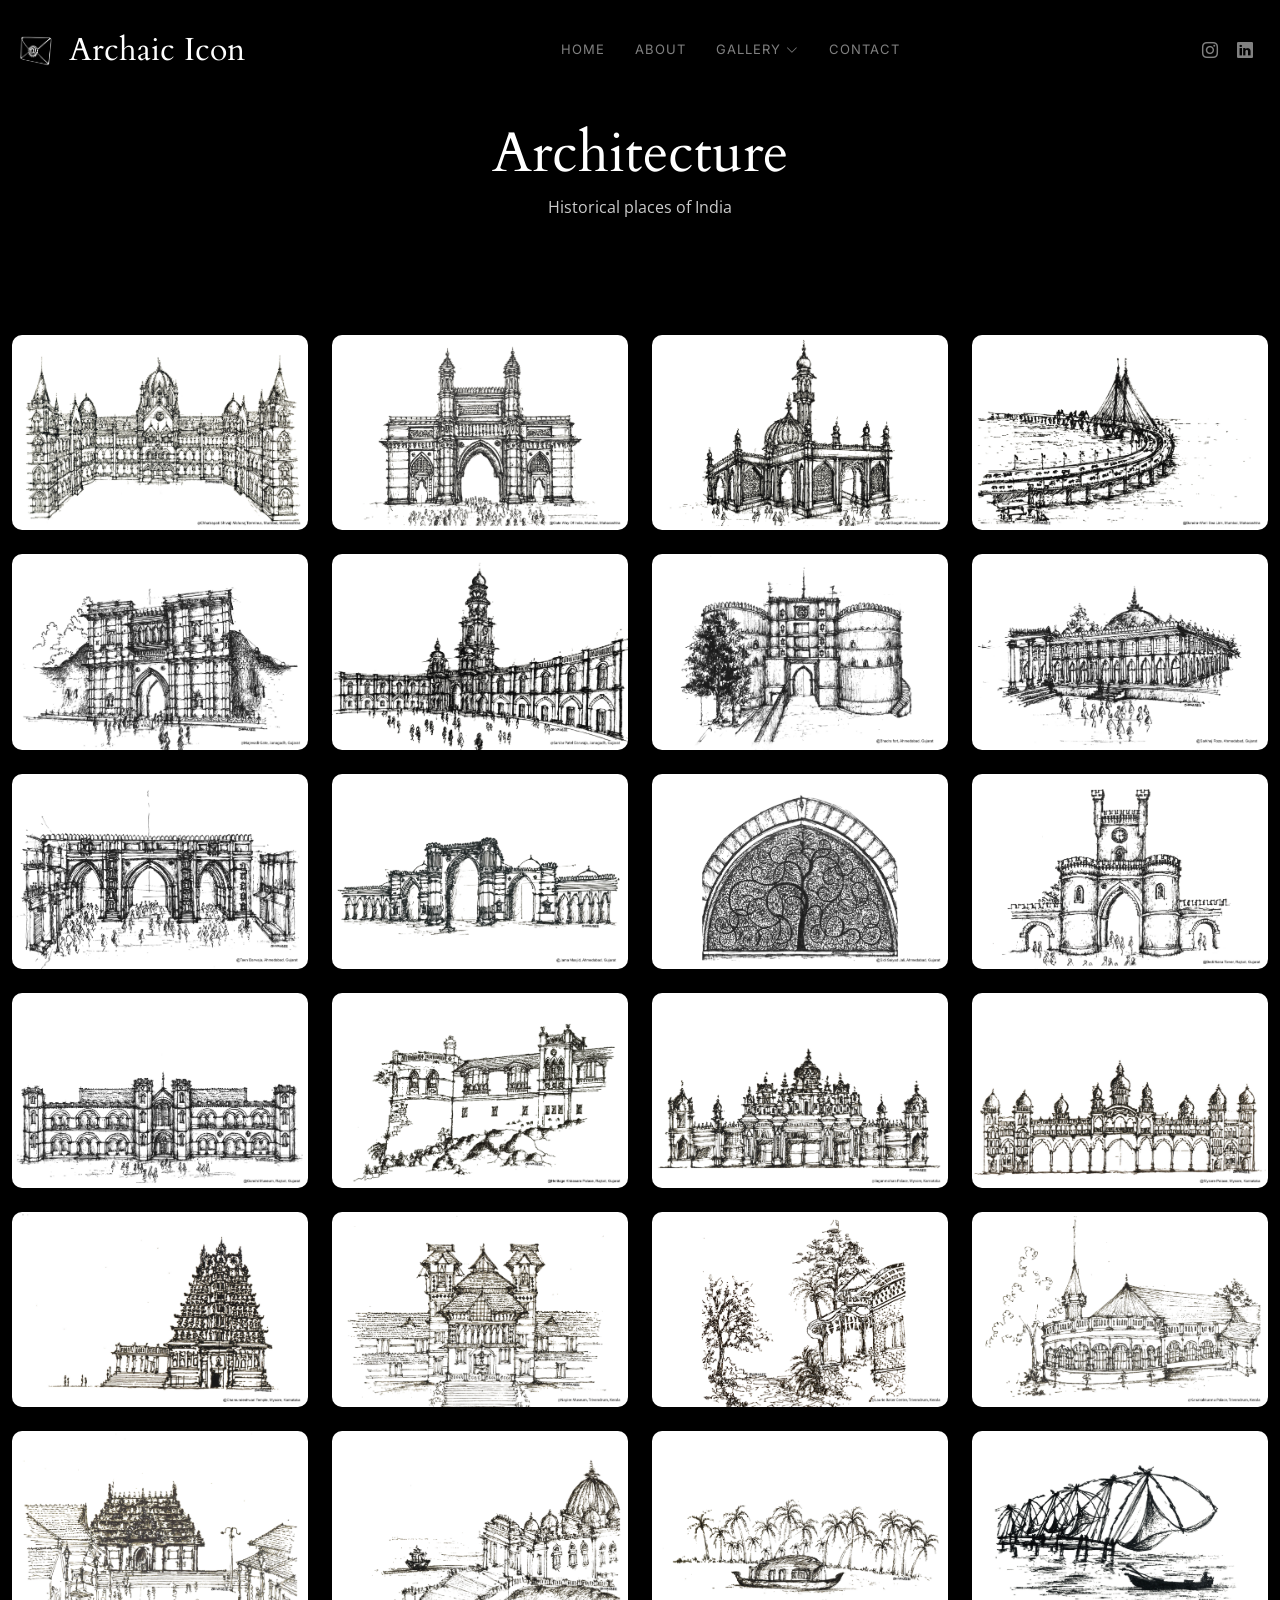
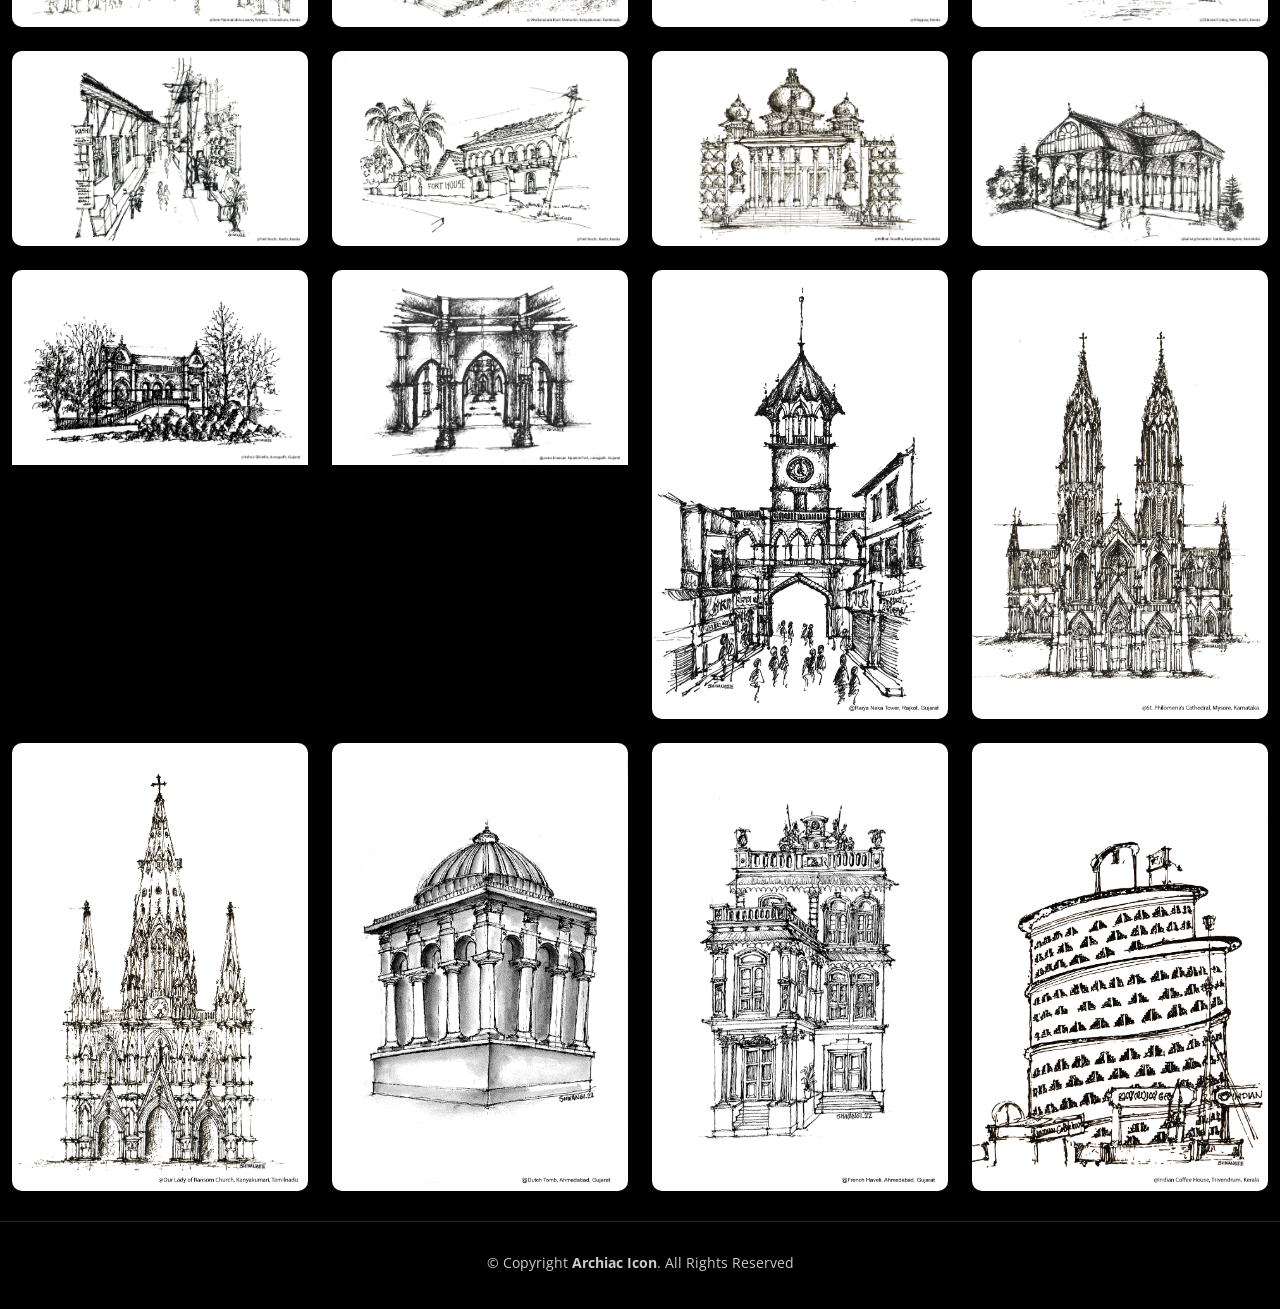
<file: architecture.html>
<!DOCTYPE html>
<html lang="en">

<head>
  <meta charset="utf-8">
  <meta content="width=device-width, initial-scale=1.0" name="viewport">

  <title>Gallary - Architecture</title>
  <meta content="" name="description">
  <meta content="" name="keywords">

  <!-- Favicons -->
  <link href="assets/img/favicon.png" rel="icon">
  <link href="assets/img/apple-touch-icon.png" rel="apple-touch-icon">

  <!-- Google Fonts -->
  <link rel="preconnect" href="https://fonts.googleapis.com">
  <link rel="preconnect" href="https://fonts.gstatic.com" crossorigin>
  <link href="https://fonts.googleapis.com/css2?family=Open+Sans:ital,wght@0,300;0,400;0,500;0,600;0,700;1,300;1,400;1,600;1,700&family=Inter:ital,wght@0,300;0,400;0,500;0,600;0,700;1,300;1,400;1,500;1,600;1,700&family=Cardo:ital,wght@0,400;0,700;1,400&display=swap" rel="stylesheet">

  <!-- Vendor CSS Files -->
  <link href="assets/vendor/bootstrap/css/bootstrap.min.css" rel="stylesheet">
  <link href="assets/vendor/bootstrap-icons/bootstrap-icons.css" rel="stylesheet">
  <link href="assets/vendor/swiper/swiper-bundle.min.css" rel="stylesheet">
  <link href="assets/vendor/glightbox/css/glightbox.min.css" rel="stylesheet">
  <link href="assets/vendor/aos/aos.css" rel="stylesheet">

  <!-- Template Main CSS File -->
  <link href="assets/css/main.css" rel="stylesheet">

  <!-- =======================================================
  * Template Name: PhotoFolio - v1.1.1
  * Template URL: https://bootstrapmade.com/photofolio-bootstrap-photography-website-template/
  * Author: BootstrapMade.com
  * License: https://bootstrapmade.com/license/
  ======================================================== -->
</head>

<body>

  <!-- ======= Header ======= -->
  <header id="header" class="header d-flex align-items-center fixed-top">
    <div class="container-fluid d-flex align-items-center justify-content-between">

      <a href="index.html" class="logo d-flex align-items-center  me-auto me-lg-0">
        <!-- Uncomment the line below if you also wish to use an image logo -->
        <!-- <img src="assets/img/logo.png" alt=""> -->
        <img src="assets/img/logo.png" class="bi">
        <h1>Archaic Icon</h1>
      </a>

      <nav id="navbar" class="navbar">
        <ul>
          <li><a href="index.html">Home</a></li>
          <li><a href="about.html">About</a></li>
          <li class="dropdown"><a href="#"><span>Gallery</span> <i class="bi bi-chevron-down dropdown-indicator"></i></a>
            <ul>
              <li><a  class="active" href="Architecture.html">Architecture</a></li>
              <li><a href="Landscape.html">Landscape</a></li>
              <li><a href="Portrait.html">Portrait</a></li>
              <li><a href="Travel.html">Travel</a></li>
            </ul>
          </li>
          <li><a href="contact.html">Contact</a></li>
        </ul>
      </nav><!-- .navbar -->

       <div class="header-social-links">
        <a href="https://www.instagram.com/archaic_icon_1" class="instagram"><i class="bi bi-instagram"></i></a>
        <a href="https://www.linkedin.com/in/shivangi-patel-806733221" class="linkedin"><i class="bi bi-linkedin"></i></i></a>
      </div>
      <i class="mobile-nav-toggle mobile-nav-show bi bi-list"></i>
      <i class="mobile-nav-toggle mobile-nav-hide d-none bi bi-x"></i>

    </div>
  </header><!-- End Header -->

  <main id="main" data-aos="fade" data-aos-delay="1500">

    <!-- ======= End Page Header ======= -->
    <div class="page-header d-flex align-items-center">
      <div class="container position-relative">
        <div class="row d-flex justify-content-center">
          <div class="col-lg-6 text-center">
            <h2>Architecture</h2>
            <p>Historical places of India</p>
          </div>
        </div>
      </div>
    </div><!-- End Page Header -->

    <!-- ======= Gallery Section ======= -->
    <section id="gallery" class="gallery">
      <div class="container-fluid">

        <div class="row gy-4 justify-content-center">
          <div class="col-xl-3 col-lg-4 col-md-6">
            <div class="gallery-item h-100">
              <img src="assets/img/architecture/1.jpg" class="img-fluid" alt="">
              <div class="gallery-links d-flex align-items-center justify-content-center">
                <a href="assets/img/architecture/1.jpg" title="Chhatrapati Shivaji Maharaj Terminus, Mumbai, Maharashtra<br/>A5 Size<br/>&#8377;500" class="glightbox preview-link"><i class="bi bi-arrows-angle-expand"></i></a>
                <a href="gallery-single.html" class="details-link"><i class="bi bi-link-45deg"></i></a>
              </div>
            </div>
          </div><!-- End Gallery Item -->
          <div class="col-xl-3 col-lg-4 col-md-6">
            <div class="gallery-item h-100">
              <img src="assets/img/architecture/2.jpg" class="img-fluid" alt="">
              <div class="gallery-links d-flex align-items-center justify-content-center">
                <a href="assets/img/architecture/2.jpg" title="Gate Way Of India, Mumbai, Maharashtra<br/>A5 Size<br/>&#8377;450" class="glightbox preview-link"><i class="bi bi-arrows-angle-expand"></i></a>
                <a href="gallery-single.html" class="details-link"><i class="bi bi-link-45deg"></i></a>
              </div>
            </div>
          </div><!-- End Gallery Item -->
          <div class="col-xl-3 col-lg-4 col-md-6">
            <div class="gallery-item h-100">
              <img src="assets/img/architecture/3.jpg" class="img-fluid" alt="">
              <div class="gallery-links d-flex align-items-center justify-content-center">
                <a href="assets/img/architecture/3.jpg" title="Haji Ali Dargah, Mumbai, Maharashtra<br/>A5 Size<br/>&#8377;450" class="glightbox preview-link"><i class="bi bi-arrows-angle-expand"></i></a>
                <a href="gallery-single.html" class="details-link"><i class="bi bi-link-45deg"></i></a>
              </div>
            </div>
          </div><!-- End Gallery Item -->
          <div class="col-xl-3 col-lg-4 col-md-6">
            <div class="gallery-item h-100">
              <img src="assets/img/architecture/4.jpg" class="img-fluid" alt="">
              <div class="gallery-links d-flex align-items-center justify-content-center">
                <a href="assets/img/architecture/4.jpg" title="Bandra-Worli Sea Link, Mumbai, Maharashtra<br/>A5 Size<br/>&#8377;450" class="glightbox preview-link"><i class="bi bi-arrows-angle-expand"></i></a>
                <a href="gallery-single.html" class="details-link"><i class="bi bi-link-45deg"></i></a>
              </div>
            </div>
          </div><!-- End Gallery Item -->
          <div class="col-xl-3 col-lg-4 col-md-6">
            <div class="gallery-item h-100">
              <img src="assets/img/architecture/5.jpg" class="img-fluid" alt="">
              <div class="gallery-links d-flex align-items-center justify-content-center">
                <a href="assets/img/architecture/5.jpg" title="Majevadi Gate, Junagadh, Gujarat<br/>A5 Size<br/>&#8377;500" class="glightbox preview-link"><i class="bi bi-arrows-angle-expand"></i></a>
                <a href="gallery-single.html" class="details-link"><i class="bi bi-link-45deg"></i></a>
              </div>
            </div>
          </div><!-- End Gallery Item -->
          <div class="col-xl-3 col-lg-4 col-md-6">
            <div class="gallery-item h-100">
              <img src="assets/img/architecture/6.jpg" class="img-fluid" alt="">
              <div class="gallery-links d-flex align-items-center justify-content-center">
                <a href="assets/img/architecture/6.jpg" title="Sardar Patel Darwaja, Junagadh, Gujarat<br/>A5 Size<br/>&#8377;500" class="glightbox preview-link"><i class="bi bi-arrows-angle-expand"></i></a>
                <a href="gallery-single.html" class="details-link"><i class="bi bi-link-45deg"></i></a>
              </div>
            </div>
          </div><!-- End Gallery Item -->
          <div class="col-xl-3 col-lg-4 col-md-6">
            <div class="gallery-item h-100">
              <img src="assets/img/architecture/7.jpg" class="img-fluid" alt="">
              <div class="gallery-links d-flex align-items-center justify-content-center">
                <a href="assets/img/architecture/7.jpg" title="Bhadra Fort, Ahmedabad, Gujarat<br/>A5 Size<br/>&#8377;400" class="glightbox preview-link"><i class="bi bi-arrows-angle-expand"></i></a>
                <a href="gallery-single.html" class="details-link"><i class="bi bi-link-45deg"></i></a>
              </div>
            </div>
          </div><!-- End Gallery Item -->
          <div class="col-xl-3 col-lg-4 col-md-6">
            <div class="gallery-item h-100">
              <img src="assets/img/architecture/8.jpg" class="img-fluid" alt="">
              <div class="gallery-links d-flex align-items-center justify-content-center">
                <a href="assets/img/architecture/8.jpg" title="Sarkhej Roza, Ahmedabad, Gujarat<br/>A5 Size<br/>&#8377;450" class="glightbox preview-link"><i class="bi bi-arrows-angle-expand"></i></a>
                <a href="gallery-single.html" class="details-link"><i class="bi bi-link-45deg"></i></a>
              </div>
            </div>
          </div><!-- End Gallery Item -->
          <div class="col-xl-3 col-lg-4 col-md-6">
            <div class="gallery-item h-100">
              <img src="assets/img/architecture/9.jpg" class="img-fluid" alt="">
              <div class="gallery-links d-flex align-items-center justify-content-center">
                <a href="assets/img/architecture/9.jpg" title="Teen Daewaja, Ahmedabad, Gujarat<br/>A5 Size<br/>&#8377;400" class="glightbox preview-link"><i class="bi bi-arrows-angle-expand"></i></a>
                <a href="gallery-single.html" class="details-link"><i class="bi bi-link-45deg"></i></a>
              </div>
            </div>
          </div><!-- End Gallery Item -->
          <div class="col-xl-3 col-lg-4 col-md-6">
            <div class="gallery-item h-100">
              <img src="assets/img/architecture/10.jpg" class="img-fluid" alt="">
              <div class="gallery-links d-flex align-items-center justify-content-center">
                <a href="assets/img/architecture/10.jpg" title="Jama Masjid, Ahmedabad, Gujarat<br/>A5 Size<br/>&#8377;400" class="glightbox preview-link"><i class="bi bi-arrows-angle-expand"></i></a>
                <a href="gallery-single.html" class="details-link"><i class="bi bi-link-45deg"></i></a>
              </div>
            </div>
          </div><!-- End Gallery Item -->
          <div class="col-xl-3 col-lg-4 col-md-6">
            <div class="gallery-item h-100">
              <img src="assets/img/architecture/11.jpg" class="img-fluid" alt="">
              <div class="gallery-links d-flex align-items-center justify-content-center">
                <a href="assets/img/architecture/11.jpg" title="Sidi Saiyad Jali, Ahmedabad, Gujarat<br/>A5 Size<br/>&#8377;450" class="glightbox preview-link"><i class="bi bi-arrows-angle-expand"></i></a>
                <a href="gallery-single.html" class="details-link"><i class="bi bi-link-45deg"></i></a>
              </div>
            </div>
          </div><!-- End Gallery Item -->
          <div class="col-xl-3 col-lg-4 col-md-6">
            <div class="gallery-item h-100">
              <img src="assets/img/architecture/12.jpg" class="img-fluid" alt="">
              <div class="gallery-links d-flex align-items-center justify-content-center">
                <a href="assets/img/architecture/12.jpg" title="Bedi Naka Tower, Rajkot, Gujarat
                <br/>A5 Size<br/>&#8377;400" class="glightbox preview-link"><i class="bi bi-arrows-angle-expand"></i></a>
                <a href="gallery-single.html" class="details-link"><i class="bi bi-link-45deg"></i></a>
              </div>
            </div>
          </div><!-- End Gallery Item -->
          <div class="col-xl-3 col-lg-4 col-md-6">
            <div class="gallery-item h-100">
              <img src="assets/img/architecture/13.jpg" class="img-fluid" alt="">
              <div class="gallery-links d-flex align-items-center justify-content-center">
                <a href="assets/img/architecture/13.jpg" title="Gandhi Museum, Rajkot, Gujarat<br/>A5 Size<br/>&#8377;400" class="glightbox preview-link"><i class="bi bi-arrows-angle-expand"></i></a>
                <a href="gallery-single.html" class="details-link"><i class="bi bi-link-45deg"></i></a>
              </div>
            </div>
          </div><!-- End Gallery Item -->
          <div class="col-xl-3 col-lg-4 col-md-6">
            <div class="gallery-item h-100">
              <img src="assets/img/architecture/14.jpg" class="img-fluid" alt="">
              <div class="gallery-links d-flex align-items-center justify-content-center">
                <a href="assets/img/architecture/14.jpg" title="Heritage Khirasara Palace, Rajkot, Gujarat<br/>A5 Size<br/>&#8377;400" class="glightbox preview-link"><i class="bi bi-arrows-angle-expand"></i></a>
                <a href="gallery-single.html" class="details-link"><i class="bi bi-link-45deg"></i></a>
              </div>
            </div>
          </div><!-- End Gallery Item -->
          <div class="col-xl-3 col-lg-4 col-md-6">
            <div class="gallery-item h-100">
              <img src="assets/img/architecture/18.jpg" class="img-fluid" alt="">
              <div class="gallery-links d-flex align-items-center justify-content-center">
                <a href="assets/img/architecture/18.jpg" title="Jaganmohan Palace, Mysore, Karnataka<br/>A5 Size<br/>&#8377;400" class="glightbox preview-link"><i class="bi bi-arrows-angle-expand"></i></a>
                <a href="gallery-single.html" class="details-link"><i class="bi bi-link-45deg"></i></a>
              </div>
            </div>
          </div><!-- End Gallery Item -->
          <div class="col-xl-3 col-lg-4 col-md-6">
            <div class="gallery-item h-100">
              <img src="assets/img/architecture/19.jpg" class="img-fluid" alt="">
              <div class="gallery-links d-flex align-items-center justify-content-center">
                <a href="assets/img/architecture/19.jpg" title="Mysore Palace, Mysore, Karnataka
                <br/>A5 Size<br/>&#8377;400" class="glightbox preview-link"><i class="bi bi-arrows-angle-expand"></i></a>
                <a href="gallery-single.html" class="details-link"><i class="bi bi-link-45deg"></i></a>
              </div>
            </div>
          </div><!-- End Gallery Item -->
          <div class="col-xl-3 col-lg-4 col-md-6">
            <div class="gallery-item h-100">
              <img src="assets/img/architecture/20.jpg" class="img-fluid" alt="">
              <div class="gallery-links d-flex align-items-center justify-content-center">
                <a href="assets/img/architecture/20.jpg" title="Chamundeshwari Temple, Mysore, Karnataka<br/>A5 Size<br/>&#8377;450" class="glightbox preview-link"><i class="bi bi-arrows-angle-expand"></i></a>
                <a href="gallery-single.html" class="details-link"><i class="bi bi-link-45deg"></i></a>
              </div>
            </div>
          </div><!-- End Gallery Item -->
          <div class="col-xl-3 col-lg-4 col-md-6">
            <div class="gallery-item h-100">
              <img src="assets/img/architecture/21.jpg" class="img-fluid" alt="">
              <div class="gallery-links d-flex align-items-center justify-content-center">
                <a href="assets/img/architecture/21.jpg" title="Napier Museum, Trivendrum, Kerala<br/>A5 Size<br/>&#8377;400" class="glightbox preview-link"><i class="bi bi-arrows-angle-expand"></i></a>
                <a href="gallery-single.html" class="details-link"><i class="bi bi-link-45deg"></i></a>
              </div>
            </div>
          </div><!-- End Gallery Item -->
          <div class="col-xl-3 col-lg-4 col-md-6">
            <div class="gallery-item h-100">
              <img src="assets/img/architecture/22.jpg" class="img-fluid" alt="">
              <div class="gallery-links d-flex align-items-center justify-content-center">
                <a href="assets/img/architecture/22.jpg" title="Laurie Baker Centre,Trivendrum, Kerala<br/>A5 Size<br/>&#8377;400" class="glightbox preview-link"><i class="bi bi-arrows-angle-expand"></i></a>
                <a href="gallery-single.html" class="details-link"><i class="bi bi-link-45deg"></i></a>
              </div>
            </div>
          </div><!-- End Gallery Item -->
          <div class="col-xl-3 col-lg-4 col-md-6">
            <div class="gallery-item h-100">
              <img src="assets/img/architecture/23.jpg" class="img-fluid" alt="">
              <div class="gallery-links d-flex align-items-center justify-content-center">
                <a href="assets/img/architecture/23.jpg" title="Kanakakkunnu Palace, Trivendrum, Kerala<br/>A5 Size<br/>&#8377;400" class="glightbox preview-link"><i class="bi bi-arrows-angle-expand"></i></a>
                <a href="gallery-single.html" class="details-link"><i class="bi bi-link-45deg"></i></a>
              </div>
            </div>
          </div><!-- End Gallery Item -->
          <div class="col-xl-3 col-lg-4 col-md-6">
            <div class="gallery-item h-100">
              <img src="assets/img/architecture/24.jpg" class="img-fluid" alt="">
              <div class="gallery-links d-flex align-items-center justify-content-center">
                <a href="assets/img/architecture/24.jpg" title="Sree Padmanabhaswamy Temple, Trivendrum, Kerala<br/>A5 Size<br/>&#8377;450" class="glightbox preview-link"><i class="bi bi-arrows-angle-expand"></i></a>
                <a href="gallery-single.html" class="details-link"><i class="bi bi-link-45deg"></i></a>
              </div>
            </div>
          </div><!-- End Gallery Item -->
          <div class="col-xl-3 col-lg-4 col-md-6">
            <div class="gallery-item h-100">
              <img src="assets/img/architecture/25.jpg" class="img-fluid" alt="">
              <div class="gallery-links d-flex align-items-center justify-content-center">
                <a href="assets/img/architecture/25.jpg" title="Vivekananda Rock Memorial, Kanyakumari, Tamilnadu<br/>A5 Size<br/>&#8377;400" class="glightbox preview-link"><i class="bi bi-arrows-angle-expand"></i></a>
                <a href="gallery-single.html" class="details-link"><i class="bi bi-link-45deg"></i></a>
              </div>
            </div>
          </div><!-- End Gallery Item -->
          <div class="col-xl-3 col-lg-4 col-md-6">
            <div class="gallery-item h-100">
              <img src="assets/img/architecture/26.jpg" class="img-fluid" alt="">
              <div class="gallery-links d-flex align-items-center justify-content-center">
                <a href="assets/img/architecture/26.jpg" title="Alleppy, Kerala<br/>A5 Size<br/>&#8377;350" class="glightbox preview-link"><i class="bi bi-arrows-angle-expand"></i></a>
                <a href="gallery-single.html" class="details-link"><i class="bi bi-link-45deg"></i></a>
              </div>
            </div>
          </div><!-- End Gallery Item -->
          <div class="col-xl-3 col-lg-4 col-md-6">
            <div class="gallery-item h-100">
              <img src="assets/img/architecture/27.jpg" class="img-fluid" alt="">
              <div class="gallery-links d-flex align-items-center justify-content-center">
                <a href="assets/img/architecture/27.jpg" title="Chinese Fishing Nets, Kochi, Kerala<br/>A5 Size<br/>&#8377;400" class="glightbox preview-link"><i class="bi bi-arrows-angle-expand"></i></a>
                <a href="gallery-single.html" class="details-link"><i class="bi bi-link-45deg"></i></a>
              </div>
            </div>
          </div><!-- End Gallery Item -->
          <div class="col-xl-3 col-lg-4 col-md-6">
            <div class="gallery-item h-100">
              <img src="assets/img/architecture/28.jpg" class="img-fluid" alt="">
              <div class="gallery-links d-flex align-items-center justify-content-center">
                <a href="assets/img/architecture/28.jpg" title="Fort Kochi, Kochi, Kerala<br/>A5 Size<br/>&#8377;350" class="glightbox preview-link"><i class="bi bi-arrows-angle-expand"></i></a>
                <a href="gallery-single.html" class="details-link"><i class="bi bi-link-45deg"></i></a>
              </div>
            </div>
          </div><!-- End Gallery Item -->
          <div class="col-xl-3 col-lg-4 col-md-6">
            <div class="gallery-item h-100">
              <img src="assets/img/architecture/29.jpg" class="img-fluid" alt="">
              <div class="gallery-links d-flex align-items-center justify-content-center">
                <a href="assets/img/architecture/29.jpg" title="Fort Kochi, Kochi, Kerala<br/>A5 Size<br/>&#8377;350" class="glightbox preview-link"><i class="bi bi-arrows-angle-expand"></i></a>
                <a href="gallery-single.html" class="details-link"><i class="bi bi-link-45deg"></i></a>
              </div>
            </div>
          </div><!-- End Gallery Item -->
          <div class="col-xl-3 col-lg-4 col-md-6">
            <div class="gallery-item h-100">
              <img src="assets/img/architecture/33.jpg" class="img-fluid" alt="">
              <div class="gallery-links d-flex align-items-center justify-content-center">
                <a href="assets/img/architecture/33.jpg" title="Vidhan Soudha, Banglore, Karnataka<br/>A5 Size<br/>&#8377;400" class="glightbox preview-link"><i class="bi bi-arrows-angle-expand"></i></a>
                <a href="gallery-single.html" class="details-link"><i class="bi bi-link-45deg"></i></a>
              </div>
            </div>
          </div><!-- End Gallery Item -->
          <div class="col-xl-3 col-lg-4 col-md-6">
            <div class="gallery-item h-100">
              <img src="assets/img/architecture/34.jpg" class="img-fluid" alt="">
              <div class="gallery-links d-flex align-items-center justify-content-center">
                <a href="assets/img/architecture/34.jpg" title="Lalbag Botanical Garden, Banglore, Karnataka<br/>A5 Size<br/>&#8377;400" class="glightbox preview-link"><i class="bi bi-arrows-angle-expand"></i></a>
                <a href="gallery-single.html" class="details-link"><i class="bi bi-link-45deg"></i></a>
              </div>
            </div>
          </div><!-- End Gallery Item -->
          <div class="col-xl-3 col-lg-4 col-md-6">
            <div class="gallery-item h-100">
              <img src="assets/img/architecture/35.jpg" class="img-fluid" alt="">
              <div class="gallery-links d-flex align-items-center justify-content-center">
                <a href="assets/img/architecture/35.jpg" title="Ashok Silalekh, Junagadh, Gujarat<br/>A5 Size<br/>&#8377;400" class="glightbox preview-link"><i class="bi bi-arrows-angle-expand"></i></a>
                <a href="gallery-single.html" class="details-link"><i class="bi bi-link-45deg"></i></a>
              </div>
            </div>
          </div><!-- End Gallery Item -->
          <div class="col-xl-3 col-lg-4 col-md-6">
            <div class="gallery-item h-100">
              <img src="assets/img/architecture/36.jpg" class="img-fluid" alt="">
              <div class="gallery-links d-flex align-items-center justify-content-center">
                <a href="assets/img/architecture/36.jpg" title="Jama Mosque, Uperkot Fort, Junagadh, Gujarat<br/>A5 Size<br/>&#8377;400" class="glightbox preview-link"><i class="bi bi-arrows-angle-expand"></i></a>
                <a href="gallery-single.html" class="details-link"><i class="bi bi-link-45deg"></i></a>
              </div>
            </div>
          </div><!-- End Gallery Item -->
          <div class="col-xl-3 col-lg-4 col-md-6">
            <div class="gallery-item h-100">
              <img src="assets/img/architecture/37.jpg" class="img-fluid" alt="">
              <div class="gallery-links d-flex align-items-center justify-content-center">
                <a href="assets/img/architecture/37.jpg" title="Raiya Naka Tower, Rajkot, Gujarat<br/>A5 Size<br/>&#8377;400" class="glightbox preview-link"><i class="bi bi-arrows-angle-expand"></i></a>
                <a href="gallery-single.html" class="details-link"><i class="bi bi-link-45deg"></i></a>
              </div>
            </div>
          </div><!-- End Gallery Item -->
          <div class="col-xl-3 col-lg-4 col-md-6">
            <div class="gallery-item h-100">
              <img src="assets/img/architecture/38.jpg" class="img-fluid" alt="">
              <div class="gallery-links d-flex align-items-center justify-content-center">
                <a href="assets/img/architecture/38.jpg" title="St. Philomena's Cathedral, Mysore, Karnataka<br/>A5 Size<br/>&#8377;500" class="glightbox preview-link"><i class="bi bi-arrows-angle-expand"></i></a>
                <a href="gallery-single.html" class="details-link"><i class="bi bi-link-45deg"></i></a>
              </div>
            </div>
          </div><!-- End Gallery Item -->
          <div class="col-xl-3 col-lg-4 col-md-6">
            <div class="gallery-item h-100">
              <img src="assets/img/architecture/39.jpg" class="img-fluid" alt="">
              <div class="gallery-links d-flex align-items-center justify-content-center">
                <a href="assets/img/architecture/39.jpg" title="Our Lady of Ransom Church, Kanyakumari, Tamilnadu<br/>A5 Size<br/>&#8377;500" class="glightbox preview-link"><i class="bi bi-arrows-angle-expand"></i></a>
                <a href="gallery-single.html" class="details-link"><i class="bi bi-link-45deg"></i></a>
              </div>
            </div>
          </div><!-- End Gallery Item -->
          <div class="col-xl-3 col-lg-4 col-md-6">
            <div class="gallery-item h-100">
              <img src="assets/img/architecture/40.jpg" class="img-fluid" alt="">
              <div class="gallery-links d-flex align-items-center justify-content-center">
                <a href="assets/img/architecture/40.jpg" title="Dutch Tomb, Ahmedabad, Gujarat<br/>A5 Size<br/>&#8377;350" class="glightbox preview-link"><i class="bi bi-arrows-angle-expand"></i></a>
                <a href="gallery-single.html" class="details-link"><i class="bi bi-link-45deg"></i></a>
              </div>
            </div>
          </div><!-- End Gallery Item -->
          <div class="col-xl-3 col-lg-4 col-md-6">
            <div class="gallery-item h-100">
              <img src="assets/img/architecture/41.jpg" class="img-fluid" alt="">
              <div class="gallery-links d-flex align-items-center justify-content-center">
                <a href="assets/img/architecture/41.jpg" title="French Haveli, Ahmedabad, Gujarat<br/>A5 Size<br/>&#8377;500" class="glightbox preview-link"><i class="bi bi-arrows-angle-expand"></i></a>
                <a href="gallery-single.html" class="details-link"><i class="bi bi-link-45deg"></i></a>
              </div>
            </div>
          </div><!-- End Gallery Item -->
          <div class="col-xl-3 col-lg-4 col-md-6">
            <div class="gallery-item h-100">
              <img src="assets/img/architecture/42.jpg" class="img-fluid" alt="">
              <div class="gallery-links d-flex align-items-center justify-content-center">
                <a href="assets/img/architecture/42.jpg" title="Indian Coffee House, Trivendrum, Kerala<br/>A5 Size<br/>&#8377;400" class="glightbox preview-link"><i class="bi bi-arrows-angle-expand"></i></a>
                <a href="gallery-single.html" class="details-link"><i class="bi bi-link-45deg"></i></a>
              </div>
            </div>
          </div><!-- End Gallery Item -->
        </div>

      </div>
    </section><!-- End Gallery Section -->

  </main><!-- End #main -->

  <!-- ======= Footer ======= -->
  <footer id="footer" class="footer">
    <div class="container">
      <div class="copyright">
        &copy; Copyright <strong><span>Archiac Icon</span></strong>. All Rights Reserved
      </div>
      <div class="credits">
        <!-- All the links in the footer should remain intact. -->
        <!-- You can delete the links only if you purchased the pro version. -->
        <!-- Licensing information: https://bootstrapmade.com/license/ -->
        <!-- Purchase the pro version with working PHP/AJAX contact form: https://bootstrapmade.com/photofolio-bootstrap-photography-website-template/ -->
      </div>
    </div>
  </footer><!-- End Footer -->

  <a href="#" class="scroll-top d-flex align-items-center justify-content-center"><i class="bi bi-arrow-up-short"></i></a>

  <div id="preloader">
    <div class="line"></div>
  </div>

  <!-- Vendor JS Files -->
  <script src="assets/vendor/bootstrap/js/bootstrap.bundle.min.js"></script>
  <script src="assets/vendor/swiper/swiper-bundle.min.js"></script>
  <script src="assets/vendor/glightbox/js/glightbox.min.js"></script>
  <script src="assets/vendor/aos/aos.js"></script>
  <script src="assets/vendor/php-email-form/validate.js"></script>

  <!-- Template Main JS File -->
  <script src="assets/js/main.js"></script>

</body>

</html>
</file>
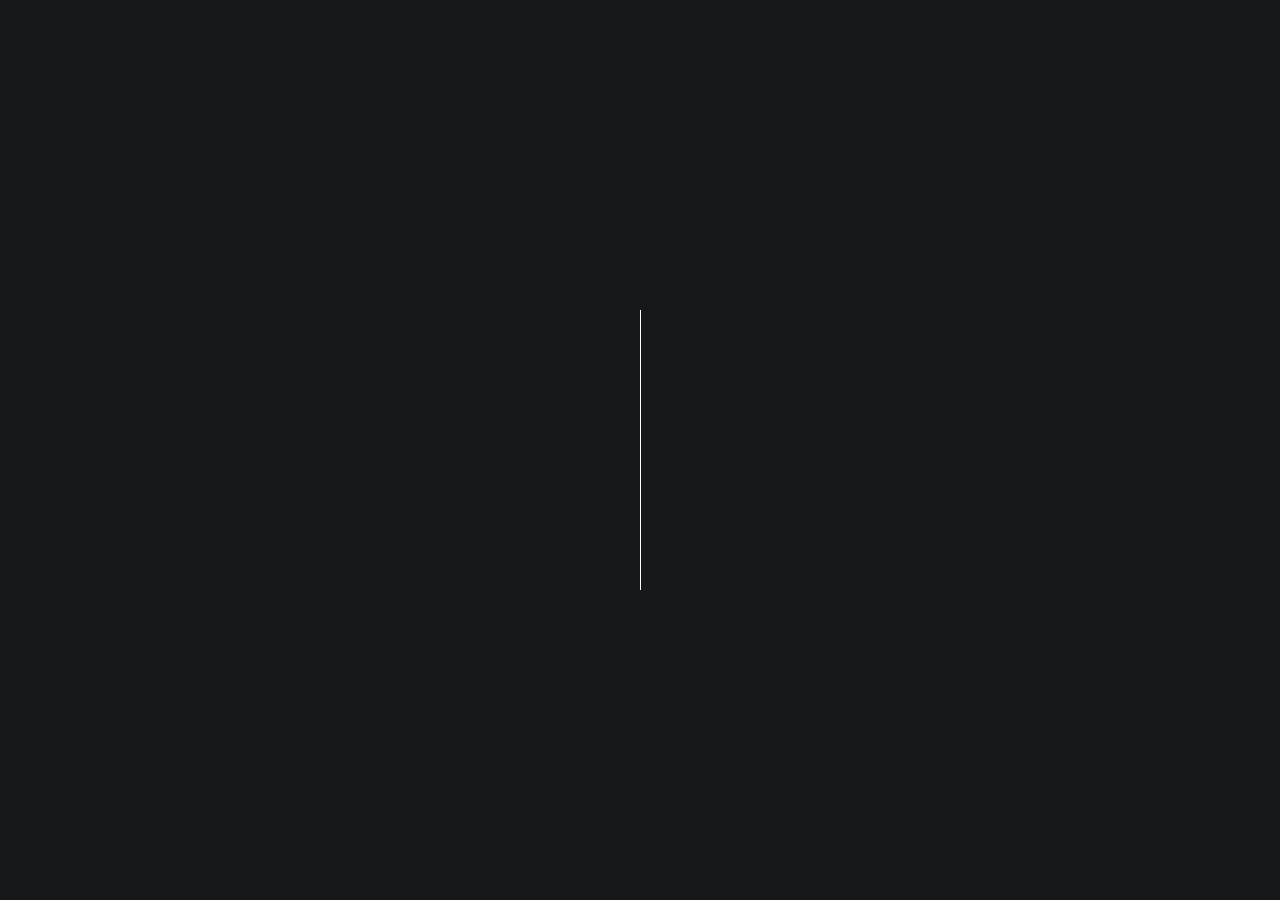
<file: contact.html>
<!DOCTYPE html>
<html lang="en">

<head>
  <meta charset="utf-8">
  <meta content="width=device-width, initial-scale=1.0" name="viewport">

  <title>Archaic Icon - Contact</title>
  <meta content="" name="description">
  <meta content="" name="keywords">

  <!-- Favicons -->
  <link href="assets/img/favicon.png" rel="icon">
  <link href="assets/img/apple-touch-icon.png" rel="apple-touch-icon">

  <!-- Google Fonts -->
  <link rel="preconnect" href="https://fonts.googleapis.com">
  <link rel="preconnect" href="https://fonts.gstatic.com" crossorigin>
  <link href="https://fonts.googleapis.com/css2?family=Open+Sans:ital,wght@0,300;0,400;0,500;0,600;0,700;1,300;1,400;1,600;1,700&family=Inter:ital,wght@0,300;0,400;0,500;0,600;0,700;1,300;1,400;1,500;1,600;1,700&family=Cardo:ital,wght@0,400;0,700;1,400&display=swap" rel="stylesheet">

  <!-- Vendor CSS Files -->
  <link href="assets/vendor/bootstrap/css/bootstrap.min.css" rel="stylesheet">
  <link href="assets/vendor/bootstrap-icons/bootstrap-icons.css" rel="stylesheet">
  <link href="assets/vendor/swiper/swiper-bundle.min.css" rel="stylesheet">
  <link href="assets/vendor/glightbox/css/glightbox.min.css" rel="stylesheet">
  <link href="assets/vendor/aos/aos.css" rel="stylesheet">

  <!-- Template Main CSS File -->
  <link href="assets/css/main.css" rel="stylesheet">

  <!-- =======================================================
  * Template Name: PhotoFolio - v1.1.1
  * Template URL: https://bootstrapmade.com/photofolio-bootstrap-photography-website-template/
  * Author: BootstrapMade.com
  * License: https://bootstrapmade.com/license/
  ======================================================== -->
</head>

<body>

  <!-- ======= Header ======= -->
  <header id="header" class="header d-flex align-items-center fixed-top">
    <div class="container-fluid d-flex align-items-center justify-content-between">

      <a href="index.html" class="logo d-flex align-items-center  me-auto me-lg-0">
        <!-- Uncomment the line below if you also wish to use an image logo -->
        <!-- <img src="assets/img/logo.png" alt=""> -->
        <img src="assets/img/logo.png" class="bi">
        <h1>Archaic Icon</h1>
      </a>

       <nav id="navbar" class="navbar">
        <ul>
          <li><a href="index.html">Home</a></li>
          <li><a href="about.html">About</a></li>
          <li class="dropdown"><a href=""><span>Gallery</span> <i class="bi bi-chevron-down dropdown-indicator"></i></a>
            <ul>
              <li><a href="Architecture.html">Architecure</a></li>
              <li><a href="Landscape.html">Landscape</a></li>
              <li><a href="Portrait.html">Portrait</a></li>
              <li><a href="Travel.html">Travel</a></li>
            </ul>
          </li>
          <li><a href="contact.html" class="active">Contact</a></li>
        </ul>
      </nav><!-- .navbar -->

      <div class="header-social-links">
        <a href="https://www.instagram.com/archaic_icon_1" class="instagram"><i class="bi bi-instagram"></i></a>
        <a href="https://www.linkedin.com/in/shivangi-patel-806733221" class="linkedin"><i class="bi bi-linkedin"></i></i></a>
      </div>
      <i class="mobile-nav-toggle mobile-nav-show bi bi-list"></i>
      <i class="mobile-nav-toggle mobile-nav-hide d-none bi bi-x"></i>

    </div>
  </header><!-- End Header -->

  <main id="main" data-aos="fade" data-aos-delay="1500">

    <!-- ======= End Page Header ======= -->
    <div class="page-header d-flex align-items-center">
      <div class="container position-relative">
        <div class="row d-flex justify-content-center">
          <div class="col-lg-6 text-center">
            <h2>Contact</h2>
          </div>
        </div>
      </div>
    </div><!-- End Page Header -->

    <!-- ======= Contact Section ======= -->
    <section id="contact" class="contact">
      <div class="container">

        <div class="row gy-4 justify-content-center">
          <div class="col-lg-3">
            <div class="info-item d-flex">
              <i class="bi bi-envelope flex-shrink-0"></i>
              <div>
                <h4>Email:</h4>
                <p>archaic.icon@gmail.com</p>
              </div>
            </div>
          </div><!-- End Info Item -->

          <div class="col-lg-3">
            <div class="info-item d-flex">
              <i class="bi bi-instagram flex-shrink-0"></i>
              <div>
                <h4>Instagram:</h4>
                <a href="https://www.instagram.com/archaic_icon_1">Archaic Icon</a>
              </div>
            </div>
          </div><!-- End Info Item -->

          <div class="col-lg-3">
            <div class="info-item d-flex">
              <i class="bi bi-linkedin flex-shrink-0"></i>
              <div>
                <h4>LinkedIn:</h4>
                  <a href="https://www.linkedin.com/in/shivangi-patel-806733221">Shivangi Patel</a>
              </div>
            </div>
          </div><!-- End Info Item -->

        </div>

        <div class="row justify-content-center mt-4">

          <div class="col-lg-9">
            <form action="forms/contact.php" method="post" role="form" class="php-email-form">
              <div class="row">
                <div class="col-md-6 form-group">
                  <input type="text" name="name" class="form-control" id="name" placeholder="Your Name" required>
                </div>
                <div class="col-md-6 form-group mt-3 mt-md-0">
                  <input type="email" class="form-control" name="email" id="email" placeholder="Your Email" required>
                </div>
              </div>
              <div class="form-group mt-3">
                <input type="text" class="form-control" name="subject" id="subject" placeholder="Subject" required>
              </div>
              <div class="form-group mt-3">
                <textarea class="form-control" name="message" rows="5" placeholder="Message" required></textarea>
              </div>
              <div class="my-3">
                <div class="loading">Loading</div>
                <div class="error-message"></div>
                <div class="sent-message">Your message has been sent. Thank you!</div>
              </div>
              <div class="text-center"><button type="submit">Send Message</button></div>
            </form>
          </div><!-- End Contact Form -->

        </div>

      </div>
    </section><!-- End Contact Section -->

  </main><!-- End #main -->

  <!-- ======= Footer ======= -->
  <footer id="footer" class="footer">
    <div class="container">
      <div class="copyright">
        &copy; Copyright <strong><span>Archiac Icon</span></strong>. All Rights Reserved
      </div>
      <div class="credits">
        <!-- All the links in the footer should remain intact. -->
        <!-- You can delete the links only if you purchased the pro version. -->
        <!-- Licensing information: https://bootstrapmade.com/license/ -->
        <!-- Purchase the pro version with working PHP/AJAX contact form: https://bootstrapmade.com/photofolio-bootstrap-photography-website-template/ -->
      </div>
    </div>
  </footer><!-- End Footer -->

  <a href="#" class="scroll-top d-flex align-items-center justify-content-center"><i class="bi bi-arrow-up-short"></i></a>

  <div id="preloader">
    <div class="line"></div>
  </div>

  <!-- Vendor JS Files -->
  <script src="assets/vendor/bootstrap/js/bootstrap.bundle.min.js"></script>
  <script src="assets/vendor/swiper/swiper-bundle.min.js"></script>
  <script src="assets/vendor/glightbox/js/glightbox.min.js"></script>
  <script src="assets/vendor/aos/aos.js"></script>
  <script src="assets/vendor/php-email-form/validate.js"></script>

  <!-- Template Main JS File -->
  <script src="assets/js/main.js"></script>

</body>

</html>
</file>
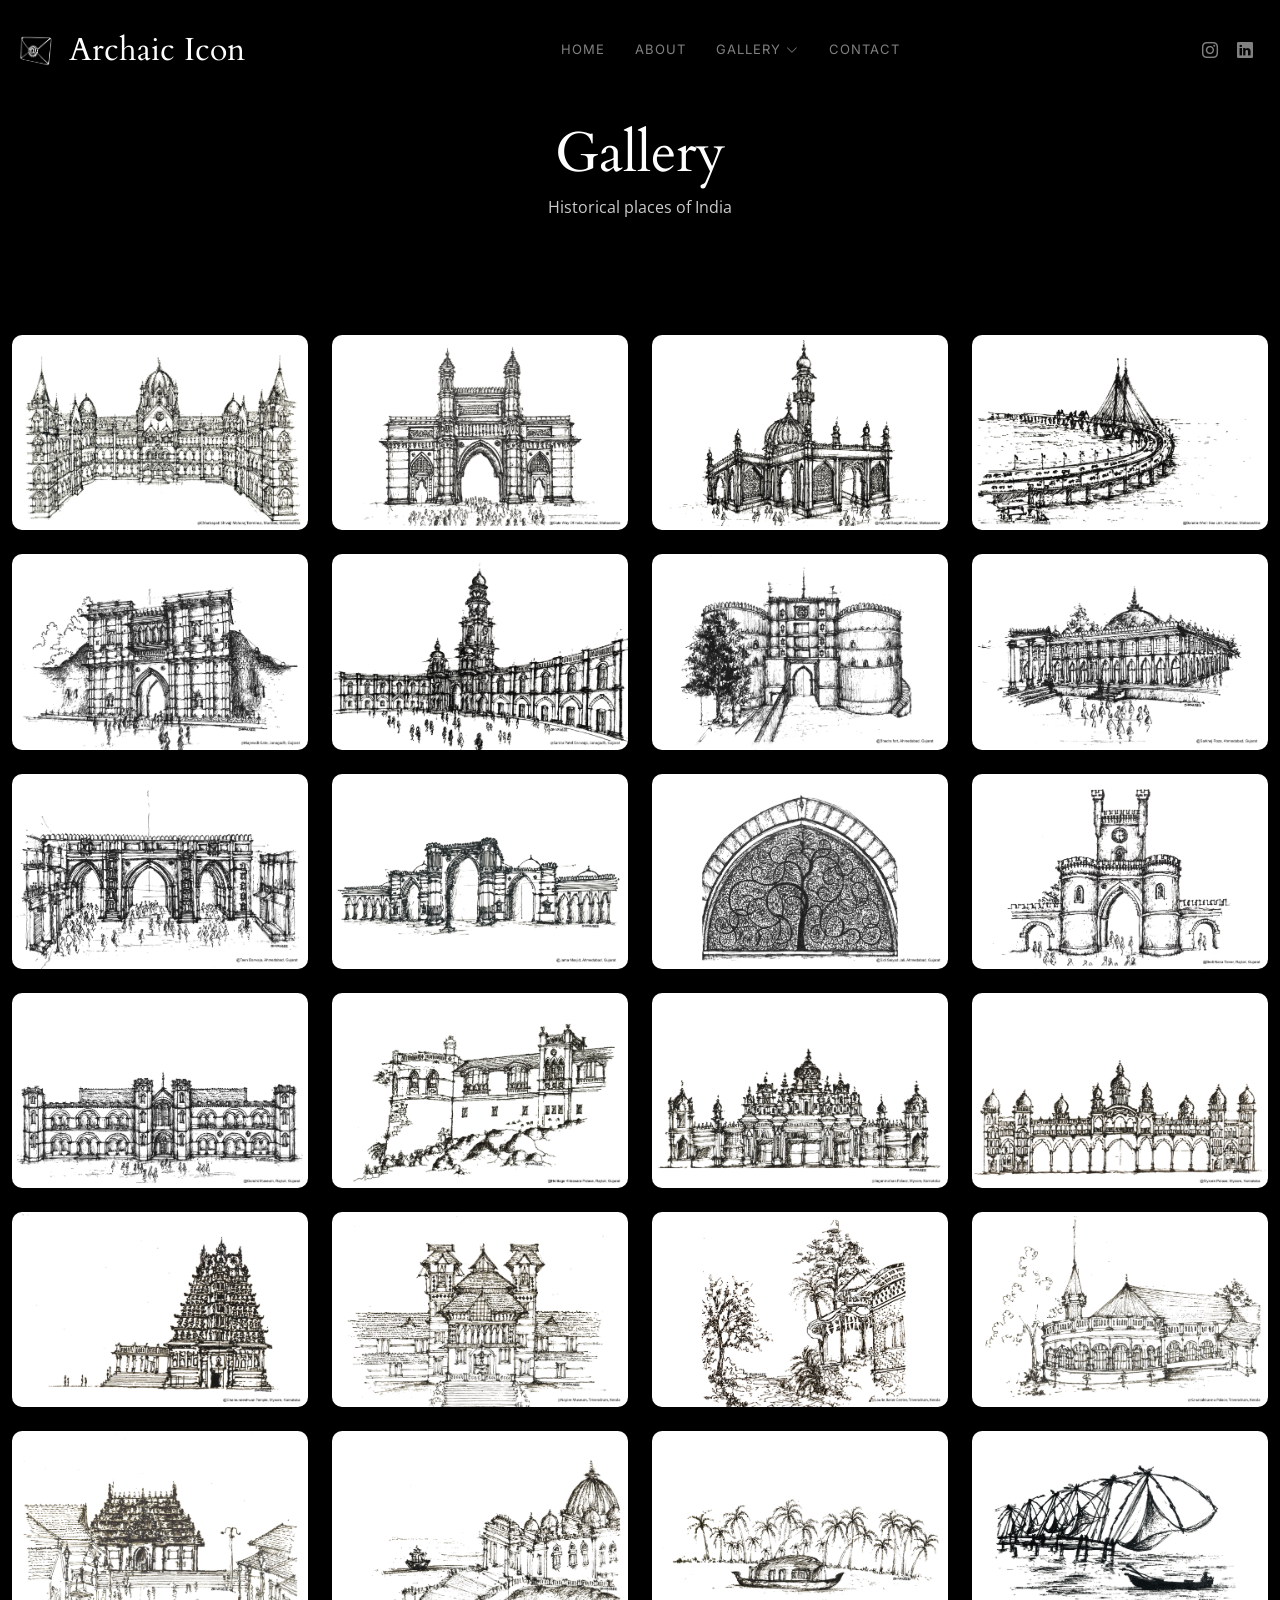
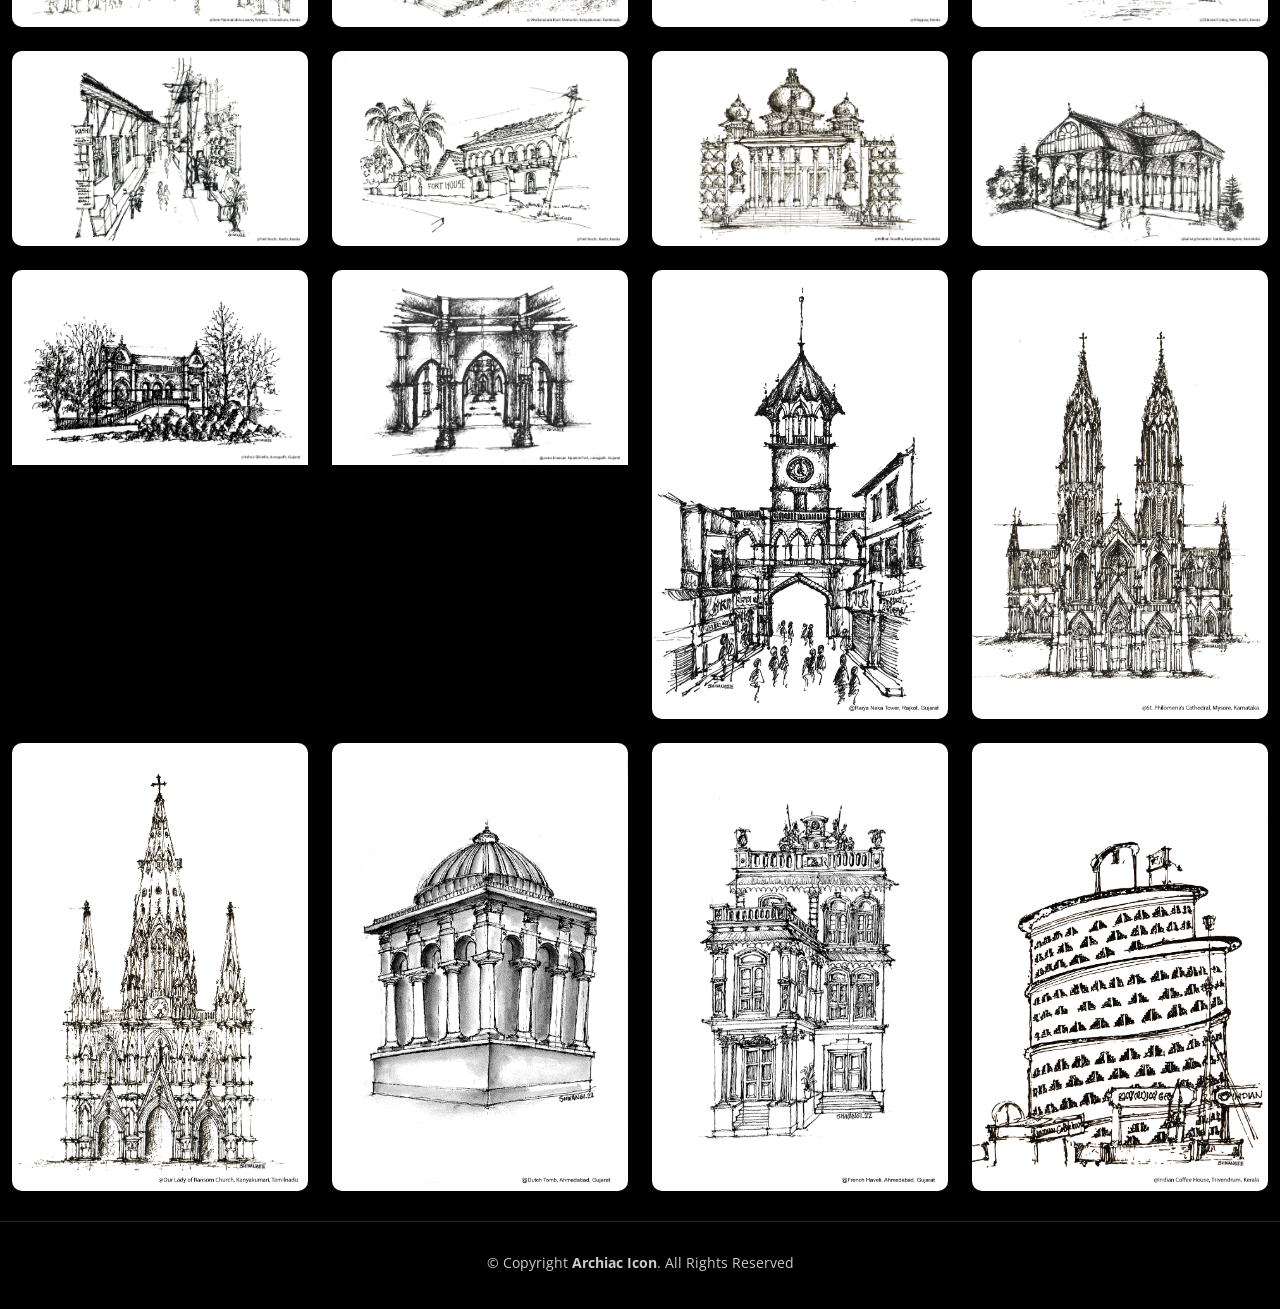
<file: gallery.html>
<!DOCTYPE html>
<html lang="en">

<head>
  <meta charset="utf-8">
  <meta content="width=device-width, initial-scale=1.0" name="viewport">

  <title>Gallary</title>
  <meta content="" name="description">
  <meta content="" name="keywords">

  <!-- Favicons -->
  <link href="assets/img/favicon.png" rel="icon">
  <link href="assets/img/apple-touch-icon.png" rel="apple-touch-icon">

  <!-- Google Fonts -->
  <link rel="preconnect" href="https://fonts.googleapis.com">
  <link rel="preconnect" href="https://fonts.gstatic.com" crossorigin>
  <link href="https://fonts.googleapis.com/css2?family=Open+Sans:ital,wght@0,300;0,400;0,500;0,600;0,700;1,300;1,400;1,600;1,700&family=Inter:ital,wght@0,300;0,400;0,500;0,600;0,700;1,300;1,400;1,500;1,600;1,700&family=Cardo:ital,wght@0,400;0,700;1,400&display=swap" rel="stylesheet">

  <!-- Vendor CSS Files -->
  <link href="assets/vendor/bootstrap/css/bootstrap.min.css" rel="stylesheet">
  <link href="assets/vendor/bootstrap-icons/bootstrap-icons.css" rel="stylesheet">
  <link href="assets/vendor/swiper/swiper-bundle.min.css" rel="stylesheet">
  <link href="assets/vendor/glightbox/css/glightbox.min.css" rel="stylesheet">
  <link href="assets/vendor/aos/aos.css" rel="stylesheet">

  <!-- Template Main CSS File -->
  <link href="assets/css/main.css" rel="stylesheet">

  <!-- =======================================================
  * Template Name: PhotoFolio - v1.1.1
  * Template URL: https://bootstrapmade.com/photofolio-bootstrap-photography-website-template/
  * Author: BootstrapMade.com
  * License: https://bootstrapmade.com/license/
  ======================================================== -->
</head>

<body>

  <!-- ======= Header ======= -->
  <header id="header" class="header d-flex align-items-center fixed-top">
    <div class="container-fluid d-flex align-items-center justify-content-between">

      <a href="index.html" class="logo d-flex align-items-center  me-auto me-lg-0">
        <!-- Uncomment the line below if you also wish to use an image logo -->
        <!-- <img src="assets/img/logo.png" alt=""> -->
        <img src="assets/img/logo.png" class="bi">
        <h1>Archaic Icon</h1>
      </a>

      <nav id="navbar" class="navbar">
        <ul>
          <li><a href="index.html">Home</a></li>
          <li><a href="about.html">About</a></li>
          <li class="dropdown"><a href=""><span>Gallery</span> <i class="bi bi-chevron-down dropdown-indicator"></i></a>
            <ul>
              <li><a  class="active" href="Architecture.html">Architecture</a></li>
              <li><a href="Landscape.html">Landscape</a></li>
              <li><a href="Portrait.html">Portrait</a></li>
              <li><a href="Travel.html">Travel</a></li>
            </ul>
          </li>
          <li><a href="contact.html">Contact</a></li>
        </ul>
      </nav><!-- .navbar -->

       <div class="header-social-links">
        <a href="https://www.instagram.com/archaic_icon_1" class="instagram"><i class="bi bi-instagram"></i></a>
        <a href="https://www.linkedin.com/in/shivangi-patel-806733221" class="linkedin"><i class="bi bi-linkedin"></i></i></a>
      </div>
      <i class="mobile-nav-toggle mobile-nav-show bi bi-list"></i>
      <i class="mobile-nav-toggle mobile-nav-hide d-none bi bi-x"></i>

    </div>
  </header><!-- End Header -->

  <main id="main" data-aos="fade" data-aos-delay="1500">

    <!-- ======= End Page Header ======= -->
    <div class="page-header d-flex align-items-center">
      <div class="container position-relative">
        <div class="row d-flex justify-content-center">
          <div class="col-lg-6 text-center">
            <h2>Gallery</h2>
            <p>Historical places of India</p>
          </div>
        </div>
      </div>
    </div><!-- End Page Header -->

    <!-- ======= Gallery Section ======= -->
    <section id="gallery" class="gallery">
      <div class="container-fluid">

        <div class="row gy-4 justify-content-center">
          <div class="col-xl-3 col-lg-4 col-md-6">
            <div class="gallery-item h-100">
              <img src="assets/img/architecture/1.jpg" class="img-fluid" alt="">
              <div class="gallery-links d-flex align-items-center justify-content-center">
                <a href="assets/img/architecture/1.jpg" title="Chhatrapati Shivaji Maharaj Terminus, Mumbai, Maharashtra<br/>A5 Size<br/>&#8377;500" class="glightbox preview-link"><i class="bi bi-arrows-angle-expand"></i></a>
                <a href="gallery-single.html" class="details-link"><i class="bi bi-link-45deg"></i></a>
              </div>
            </div>
          </div><!-- End Gallery Item -->
          <div class="col-xl-3 col-lg-4 col-md-6">
            <div class="gallery-item h-100">
              <img src="assets/img/architecture/2.jpg" class="img-fluid" alt="">
              <div class="gallery-links d-flex align-items-center justify-content-center">
                <a href="assets/img/architecture/2.jpg" title="Gate Way Of India, Mumbai, Maharashtra<br/>A5 Size<br/>&#8377;450" class="glightbox preview-link"><i class="bi bi-arrows-angle-expand"></i></a>
                <a href="gallery-single.html" class="details-link"><i class="bi bi-link-45deg"></i></a>
              </div>
            </div>
          </div><!-- End Gallery Item -->
          <div class="col-xl-3 col-lg-4 col-md-6">
            <div class="gallery-item h-100">
              <img src="assets/img/architecture/3.jpg" class="img-fluid" alt="">
              <div class="gallery-links d-flex align-items-center justify-content-center">
                <a href="assets/img/architecture/3.jpg" title="Haji Ali Dargah, Mumbai, Maharashtra<br/>A5 Size<br/>&#8377;450" class="glightbox preview-link"><i class="bi bi-arrows-angle-expand"></i></a>
                <a href="gallery-single.html" class="details-link"><i class="bi bi-link-45deg"></i></a>
              </div>
            </div>
          </div><!-- End Gallery Item -->
          <div class="col-xl-3 col-lg-4 col-md-6">
            <div class="gallery-item h-100">
              <img src="assets/img/architecture/4.jpg" class="img-fluid" alt="">
              <div class="gallery-links d-flex align-items-center justify-content-center">
                <a href="assets/img/architecture/4.jpg" title="Bandra-Worli Sea Link, Mumbai, Maharashtra<br/>A5 Size<br/>&#8377;450" class="glightbox preview-link"><i class="bi bi-arrows-angle-expand"></i></a>
                <a href="gallery-single.html" class="details-link"><i class="bi bi-link-45deg"></i></a>
              </div>
            </div>
          </div><!-- End Gallery Item -->
          <div class="col-xl-3 col-lg-4 col-md-6">
            <div class="gallery-item h-100">
              <img src="assets/img/architecture/5.jpg" class="img-fluid" alt="">
              <div class="gallery-links d-flex align-items-center justify-content-center">
                <a href="assets/img/architecture/5.jpg" title="Majevadi Gate, Junagadh, Gujarat<br/>A5 Size<br/>&#8377;500" class="glightbox preview-link"><i class="bi bi-arrows-angle-expand"></i></a>
                <a href="gallery-single.html" class="details-link"><i class="bi bi-link-45deg"></i></a>
              </div>
            </div>
          </div><!-- End Gallery Item -->
          <div class="col-xl-3 col-lg-4 col-md-6">
            <div class="gallery-item h-100">
              <img src="assets/img/architecture/6.jpg" class="img-fluid" alt="">
              <div class="gallery-links d-flex align-items-center justify-content-center">
                <a href="assets/img/architecture/6.jpg" title="Sardar Patel Darwaja, Junagadh, Gujarat<br/>A5 Size<br/>&#8377;500" class="glightbox preview-link"><i class="bi bi-arrows-angle-expand"></i></a>
                <a href="gallery-single.html" class="details-link"><i class="bi bi-link-45deg"></i></a>
              </div>
            </div>
          </div><!-- End Gallery Item -->
          <div class="col-xl-3 col-lg-4 col-md-6">
            <div class="gallery-item h-100">
              <img src="assets/img/architecture/7.jpg" class="img-fluid" alt="">
              <div class="gallery-links d-flex align-items-center justify-content-center">
                <a href="assets/img/architecture/7.jpg" title="Bhadra Fort, Ahmedabad, Gujarat<br/>A5 Size<br/>&#8377;400" class="glightbox preview-link"><i class="bi bi-arrows-angle-expand"></i></a>
                <a href="gallery-single.html" class="details-link"><i class="bi bi-link-45deg"></i></a>
              </div>
            </div>
          </div><!-- End Gallery Item -->
          <div class="col-xl-3 col-lg-4 col-md-6">
            <div class="gallery-item h-100">
              <img src="assets/img/architecture/8.jpg" class="img-fluid" alt="">
              <div class="gallery-links d-flex align-items-center justify-content-center">
                <a href="assets/img/architecture/8.jpg" title="Sarkhej Roza, Ahmedabad, Gujarat<br/>A5 Size<br/>&#8377;450" class="glightbox preview-link"><i class="bi bi-arrows-angle-expand"></i></a>
                <a href="gallery-single.html" class="details-link"><i class="bi bi-link-45deg"></i></a>
              </div>
            </div>
          </div><!-- End Gallery Item -->
          <div class="col-xl-3 col-lg-4 col-md-6">
            <div class="gallery-item h-100">
              <img src="assets/img/architecture/9.jpg" class="img-fluid" alt="">
              <div class="gallery-links d-flex align-items-center justify-content-center">
                <a href="assets/img/architecture/9.jpg" title="Teen Daewaja, Ahmedabad, Gujarat<br/>A5 Size<br/>&#8377;400" class="glightbox preview-link"><i class="bi bi-arrows-angle-expand"></i></a>
                <a href="gallery-single.html" class="details-link"><i class="bi bi-link-45deg"></i></a>
              </div>
            </div>
          </div><!-- End Gallery Item -->
          <div class="col-xl-3 col-lg-4 col-md-6">
            <div class="gallery-item h-100">
              <img src="assets/img/architecture/10.jpg" class="img-fluid" alt="">
              <div class="gallery-links d-flex align-items-center justify-content-center">
                <a href="assets/img/architecture/10.jpg" title="Jama Masjid, Ahmedabad, Gujarat<br/>A5 Size<br/>&#8377;400" class="glightbox preview-link"><i class="bi bi-arrows-angle-expand"></i></a>
                <a href="gallery-single.html" class="details-link"><i class="bi bi-link-45deg"></i></a>
              </div>
            </div>
          </div><!-- End Gallery Item -->
          <div class="col-xl-3 col-lg-4 col-md-6">
            <div class="gallery-item h-100">
              <img src="assets/img/architecture/11.jpg" class="img-fluid" alt="">
              <div class="gallery-links d-flex align-items-center justify-content-center">
                <a href="assets/img/architecture/11.jpg" title="Sidi Saiyad Jali, Ahmedabad, Gujarat<br/>A5 Size<br/>&#8377;450" class="glightbox preview-link"><i class="bi bi-arrows-angle-expand"></i></a>
                <a href="gallery-single.html" class="details-link"><i class="bi bi-link-45deg"></i></a>
              </div>
            </div>
          </div><!-- End Gallery Item -->
          <div class="col-xl-3 col-lg-4 col-md-6">
            <div class="gallery-item h-100">
              <img src="assets/img/architecture/12.jpg" class="img-fluid" alt="">
              <div class="gallery-links d-flex align-items-center justify-content-center">
                <a href="assets/img/architecture/12.jpg" title="Bedi Naka Tower, Rajkot, Gujarat
                <br/>A5 Size<br/>&#8377;400" class="glightbox preview-link"><i class="bi bi-arrows-angle-expand"></i></a>
                <a href="gallery-single.html" class="details-link"><i class="bi bi-link-45deg"></i></a>
              </div>
            </div>
          </div><!-- End Gallery Item -->
          <div class="col-xl-3 col-lg-4 col-md-6">
            <div class="gallery-item h-100">
              <img src="assets/img/architecture/13.jpg" class="img-fluid" alt="">
              <div class="gallery-links d-flex align-items-center justify-content-center">
                <a href="assets/img/architecture/13.jpg" title="Gandhi Museum, Rajkot, Gujarat<br/>A5 Size<br/>&#8377;400" class="glightbox preview-link"><i class="bi bi-arrows-angle-expand"></i></a>
                <a href="gallery-single.html" class="details-link"><i class="bi bi-link-45deg"></i></a>
              </div>
            </div>
          </div><!-- End Gallery Item -->
          <div class="col-xl-3 col-lg-4 col-md-6">
            <div class="gallery-item h-100">
              <img src="assets/img/architecture/14.jpg" class="img-fluid" alt="">
              <div class="gallery-links d-flex align-items-center justify-content-center">
                <a href="assets/img/architecture/14.jpg" title="Heritage Khirasara Palace, Rajkot, Gujarat<br/>A5 Size<br/>&#8377;400" class="glightbox preview-link"><i class="bi bi-arrows-angle-expand"></i></a>
                <a href="gallery-single.html" class="details-link"><i class="bi bi-link-45deg"></i></a>
              </div>
            </div>
          </div><!-- End Gallery Item -->
          <div class="col-xl-3 col-lg-4 col-md-6">
            <div class="gallery-item h-100">
              <img src="assets/img/architecture/18.jpg" class="img-fluid" alt="">
              <div class="gallery-links d-flex align-items-center justify-content-center">
                <a href="assets/img/architecture/18.jpg" title="Jaganmohan Palace, Mysore, Karnataka<br/>A5 Size<br/>&#8377;400" class="glightbox preview-link"><i class="bi bi-arrows-angle-expand"></i></a>
                <a href="gallery-single.html" class="details-link"><i class="bi bi-link-45deg"></i></a>
              </div>
            </div>
          </div><!-- End Gallery Item -->
          <div class="col-xl-3 col-lg-4 col-md-6">
            <div class="gallery-item h-100">
              <img src="assets/img/architecture/19.jpg" class="img-fluid" alt="">
              <div class="gallery-links d-flex align-items-center justify-content-center">
                <a href="assets/img/architecture/19.jpg" title="Mysore Palace, Mysore, Karnataka
                <br/>A5 Size<br/>&#8377;400" class="glightbox preview-link"><i class="bi bi-arrows-angle-expand"></i></a>
                <a href="gallery-single.html" class="details-link"><i class="bi bi-link-45deg"></i></a>
              </div>
            </div>
          </div><!-- End Gallery Item -->
          <div class="col-xl-3 col-lg-4 col-md-6">
            <div class="gallery-item h-100">
              <img src="assets/img/architecture/20.jpg" class="img-fluid" alt="">
              <div class="gallery-links d-flex align-items-center justify-content-center">
                <a href="assets/img/architecture/20.jpg" title="Chamundeshwari Temple, Mysore, Karnataka<br/>A5 Size<br/>&#8377;450" class="glightbox preview-link"><i class="bi bi-arrows-angle-expand"></i></a>
                <a href="gallery-single.html" class="details-link"><i class="bi bi-link-45deg"></i></a>
              </div>
            </div>
          </div><!-- End Gallery Item -->
          <div class="col-xl-3 col-lg-4 col-md-6">
            <div class="gallery-item h-100">
              <img src="assets/img/architecture/21.jpg" class="img-fluid" alt="">
              <div class="gallery-links d-flex align-items-center justify-content-center">
                <a href="assets/img/architecture/21.jpg" title="Napier Museum, Trivendrum, Kerala<br/>A5 Size<br/>&#8377;400" class="glightbox preview-link"><i class="bi bi-arrows-angle-expand"></i></a>
                <a href="gallery-single.html" class="details-link"><i class="bi bi-link-45deg"></i></a>
              </div>
            </div>
          </div><!-- End Gallery Item -->
          <div class="col-xl-3 col-lg-4 col-md-6">
            <div class="gallery-item h-100">
              <img src="assets/img/architecture/22.jpg" class="img-fluid" alt="">
              <div class="gallery-links d-flex align-items-center justify-content-center">
                <a href="assets/img/architecture/22.jpg" title="Laurie Baker Centre,Trivendrum, Kerala<br/>A5 Size<br/>&#8377;400" class="glightbox preview-link"><i class="bi bi-arrows-angle-expand"></i></a>
                <a href="gallery-single.html" class="details-link"><i class="bi bi-link-45deg"></i></a>
              </div>
            </div>
          </div><!-- End Gallery Item -->
          <div class="col-xl-3 col-lg-4 col-md-6">
            <div class="gallery-item h-100">
              <img src="assets/img/architecture/23.jpg" class="img-fluid" alt="">
              <div class="gallery-links d-flex align-items-center justify-content-center">
                <a href="assets/img/architecture/23.jpg" title="Kanakakkunnu Palace, Trivendrum, Kerala<br/>A5 Size<br/>&#8377;400" class="glightbox preview-link"><i class="bi bi-arrows-angle-expand"></i></a>
                <a href="gallery-single.html" class="details-link"><i class="bi bi-link-45deg"></i></a>
              </div>
            </div>
          </div><!-- End Gallery Item -->
          <div class="col-xl-3 col-lg-4 col-md-6">
            <div class="gallery-item h-100">
              <img src="assets/img/architecture/24.jpg" class="img-fluid" alt="">
              <div class="gallery-links d-flex align-items-center justify-content-center">
                <a href="assets/img/architecture/24.jpg" title="Sree Padmanabhaswamy Temple, Trivendrum, Kerala<br/>A5 Size<br/>&#8377;450" class="glightbox preview-link"><i class="bi bi-arrows-angle-expand"></i></a>
                <a href="gallery-single.html" class="details-link"><i class="bi bi-link-45deg"></i></a>
              </div>
            </div>
          </div><!-- End Gallery Item -->
          <div class="col-xl-3 col-lg-4 col-md-6">
            <div class="gallery-item h-100">
              <img src="assets/img/architecture/25.jpg" class="img-fluid" alt="">
              <div class="gallery-links d-flex align-items-center justify-content-center">
                <a href="assets/img/architecture/25.jpg" title="Vivekananda Rock Memorial, Kanyakumari, Tamilnadu<br/>A5 Size<br/>&#8377;400" class="glightbox preview-link"><i class="bi bi-arrows-angle-expand"></i></a>
                <a href="gallery-single.html" class="details-link"><i class="bi bi-link-45deg"></i></a>
              </div>
            </div>
          </div><!-- End Gallery Item -->
          <div class="col-xl-3 col-lg-4 col-md-6">
            <div class="gallery-item h-100">
              <img src="assets/img/architecture/26.jpg" class="img-fluid" alt="">
              <div class="gallery-links d-flex align-items-center justify-content-center">
                <a href="assets/img/architecture/26.jpg" title="Alleppy, Kerala<br/>A5 Size<br/>&#8377;350" class="glightbox preview-link"><i class="bi bi-arrows-angle-expand"></i></a>
                <a href="gallery-single.html" class="details-link"><i class="bi bi-link-45deg"></i></a>
              </div>
            </div>
          </div><!-- End Gallery Item -->
          <div class="col-xl-3 col-lg-4 col-md-6">
            <div class="gallery-item h-100">
              <img src="assets/img/architecture/27.jpg" class="img-fluid" alt="">
              <div class="gallery-links d-flex align-items-center justify-content-center">
                <a href="assets/img/architecture/27.jpg" title="Chinese Fishing Nets, Kochi, Kerala<br/>A5 Size<br/>&#8377;400" class="glightbox preview-link"><i class="bi bi-arrows-angle-expand"></i></a>
                <a href="gallery-single.html" class="details-link"><i class="bi bi-link-45deg"></i></a>
              </div>
            </div>
          </div><!-- End Gallery Item -->
          <div class="col-xl-3 col-lg-4 col-md-6">
            <div class="gallery-item h-100">
              <img src="assets/img/architecture/28.jpg" class="img-fluid" alt="">
              <div class="gallery-links d-flex align-items-center justify-content-center">
                <a href="assets/img/architecture/28.jpg" title="Fort Kochi, Kochi, Kerala<br/>A5 Size<br/>&#8377;350" class="glightbox preview-link"><i class="bi bi-arrows-angle-expand"></i></a>
                <a href="gallery-single.html" class="details-link"><i class="bi bi-link-45deg"></i></a>
              </div>
            </div>
          </div><!-- End Gallery Item -->
          <div class="col-xl-3 col-lg-4 col-md-6">
            <div class="gallery-item h-100">
              <img src="assets/img/architecture/29.jpg" class="img-fluid" alt="">
              <div class="gallery-links d-flex align-items-center justify-content-center">
                <a href="assets/img/architecture/29.jpg" title="Fort Kochi, Kochi, Kerala<br/>A5 Size<br/>&#8377;350" class="glightbox preview-link"><i class="bi bi-arrows-angle-expand"></i></a>
                <a href="gallery-single.html" class="details-link"><i class="bi bi-link-45deg"></i></a>
              </div>
            </div>
          </div><!-- End Gallery Item -->
          <div class="col-xl-3 col-lg-4 col-md-6">
            <div class="gallery-item h-100">
              <img src="assets/img/architecture/33.jpg" class="img-fluid" alt="">
              <div class="gallery-links d-flex align-items-center justify-content-center">
                <a href="assets/img/architecture/33.jpg" title="Vidhan Soudha, Banglore, Karnataka<br/>A5 Size<br/>&#8377;400" class="glightbox preview-link"><i class="bi bi-arrows-angle-expand"></i></a>
                <a href="gallery-single.html" class="details-link"><i class="bi bi-link-45deg"></i></a>
              </div>
            </div>
          </div><!-- End Gallery Item -->
          <div class="col-xl-3 col-lg-4 col-md-6">
            <div class="gallery-item h-100">
              <img src="assets/img/architecture/34.jpg" class="img-fluid" alt="">
              <div class="gallery-links d-flex align-items-center justify-content-center">
                <a href="assets/img/architecture/34.jpg" title="Lalbag Botanical Garden, Banglore, Karnataka<br/>A5 Size<br/>&#8377;400" class="glightbox preview-link"><i class="bi bi-arrows-angle-expand"></i></a>
                <a href="gallery-single.html" class="details-link"><i class="bi bi-link-45deg"></i></a>
              </div>
            </div>
          </div><!-- End Gallery Item -->
          <div class="col-xl-3 col-lg-4 col-md-6">
            <div class="gallery-item h-100">
              <img src="assets/img/architecture/35.jpg" class="img-fluid" alt="">
              <div class="gallery-links d-flex align-items-center justify-content-center">
                <a href="assets/img/architecture/35.jpg" title="Ashok Silalekh, Junagadh, Gujarat<br/>A5 Size<br/>&#8377;400" class="glightbox preview-link"><i class="bi bi-arrows-angle-expand"></i></a>
                <a href="gallery-single.html" class="details-link"><i class="bi bi-link-45deg"></i></a>
              </div>
            </div>
          </div><!-- End Gallery Item -->
          <div class="col-xl-3 col-lg-4 col-md-6">
            <div class="gallery-item h-100">
              <img src="assets/img/architecture/36.jpg" class="img-fluid" alt="">
              <div class="gallery-links d-flex align-items-center justify-content-center">
                <a href="assets/img/architecture/36.jpg" title="Jama Mosque, Uperkot Fort, Junagadh, Gujarat<br/>A5 Size<br/>&#8377;400" class="glightbox preview-link"><i class="bi bi-arrows-angle-expand"></i></a>
                <a href="gallery-single.html" class="details-link"><i class="bi bi-link-45deg"></i></a>
              </div>
            </div>
          </div><!-- End Gallery Item -->
          <div class="col-xl-3 col-lg-4 col-md-6">
            <div class="gallery-item h-100">
              <img src="assets/img/architecture/37.jpg" class="img-fluid" alt="">
              <div class="gallery-links d-flex align-items-center justify-content-center">
                <a href="assets/img/architecture/37.jpg" title="Raiya Naka Tower, Rajkot, Gujarat<br/>A5 Size<br/>&#8377;400" class="glightbox preview-link"><i class="bi bi-arrows-angle-expand"></i></a>
                <a href="gallery-single.html" class="details-link"><i class="bi bi-link-45deg"></i></a>
              </div>
            </div>
          </div><!-- End Gallery Item -->
          <div class="col-xl-3 col-lg-4 col-md-6">
            <div class="gallery-item h-100">
              <img src="assets/img/architecture/38.jpg" class="img-fluid" alt="">
              <div class="gallery-links d-flex align-items-center justify-content-center">
                <a href="assets/img/architecture/38.jpg" title="St. Philomena's Cathedral, Mysore, Karnataka<br/>A5 Size<br/>&#8377;500" class="glightbox preview-link"><i class="bi bi-arrows-angle-expand"></i></a>
                <a href="gallery-single.html" class="details-link"><i class="bi bi-link-45deg"></i></a>
              </div>
            </div>
          </div><!-- End Gallery Item -->
          <div class="col-xl-3 col-lg-4 col-md-6">
            <div class="gallery-item h-100">
              <img src="assets/img/architecture/39.jpg" class="img-fluid" alt="">
              <div class="gallery-links d-flex align-items-center justify-content-center">
                <a href="assets/img/architecture/39.jpg" title="Our Lady of Ransom Church, Kanyakumari, Tamilnadu<br/>A5 Size<br/>&#8377;500" class="glightbox preview-link"><i class="bi bi-arrows-angle-expand"></i></a>
                <a href="gallery-single.html" class="details-link"><i class="bi bi-link-45deg"></i></a>
              </div>
            </div>
          </div><!-- End Gallery Item -->
          <div class="col-xl-3 col-lg-4 col-md-6">
            <div class="gallery-item h-100">
              <img src="assets/img/architecture/40.jpg" class="img-fluid" alt="">
              <div class="gallery-links d-flex align-items-center justify-content-center">
                <a href="assets/img/architecture/40.jpg" title="Dutch Tomb, Ahmedabad, Gujarat<br/>A5 Size<br/>&#8377;350" class="glightbox preview-link"><i class="bi bi-arrows-angle-expand"></i></a>
                <a href="gallery-single.html" class="details-link"><i class="bi bi-link-45deg"></i></a>
              </div>
            </div>
          </div><!-- End Gallery Item -->
          <div class="col-xl-3 col-lg-4 col-md-6">
            <div class="gallery-item h-100">
              <img src="assets/img/architecture/41.jpg" class="img-fluid" alt="">
              <div class="gallery-links d-flex align-items-center justify-content-center">
                <a href="assets/img/architecture/41.jpg" title="French Haveli, Ahmedabad, Gujarat<br/>A5 Size<br/>&#8377;500" class="glightbox preview-link"><i class="bi bi-arrows-angle-expand"></i></a>
                <a href="gallery-single.html" class="details-link"><i class="bi bi-link-45deg"></i></a>
              </div>
            </div>
          </div><!-- End Gallery Item -->
          <div class="col-xl-3 col-lg-4 col-md-6">
            <div class="gallery-item h-100">
              <img src="assets/img/architecture/42.jpg" class="img-fluid" alt="">
              <div class="gallery-links d-flex align-items-center justify-content-center">
                <a href="assets/img/architecture/42.jpg" title="Indian Coffee House, Trivendrum, Kerala<br/>A5 Size<br/>&#8377;400" class="glightbox preview-link"><i class="bi bi-arrows-angle-expand"></i></a>
                <a href="gallery-single.html" class="details-link"><i class="bi bi-link-45deg"></i></a>
              </div>
            </div>
          </div><!-- End Gallery Item -->
        </div>

      </div>
    </section><!-- End Gallery Section -->

  </main><!-- End #main -->

  <!-- ======= Footer ======= -->
  <footer id="footer" class="footer">
    <div class="container">
      <div class="copyright">
        &copy; Copyright <strong><span>Archiac Icon</span></strong>. All Rights Reserved
      </div>
      <div class="credits">
        <!-- All the links in the footer should remain intact. -->
        <!-- You can delete the links only if you purchased the pro version. -->
        <!-- Licensing information: https://bootstrapmade.com/license/ -->
        <!-- Purchase the pro version with working PHP/AJAX contact form: https://bootstrapmade.com/photofolio-bootstrap-photography-website-template/ -->
      </div>
    </div>
  </footer><!-- End Footer -->

  <a href="#" class="scroll-top d-flex align-items-center justify-content-center"><i class="bi bi-arrow-up-short"></i></a>

  <div id="preloader">
    <div class="line"></div>
  </div>

  <!-- Vendor JS Files -->
  <script src="assets/vendor/bootstrap/js/bootstrap.bundle.min.js"></script>
  <script src="assets/vendor/swiper/swiper-bundle.min.js"></script>
  <script src="assets/vendor/glightbox/js/glightbox.min.js"></script>
  <script src="assets/vendor/aos/aos.js"></script>
  <script src="assets/vendor/php-email-form/validate.js"></script>

  <!-- Template Main JS File -->
  <script src="assets/js/main.js"></script>

</body>

</html>
</file>
<file: assets/css/main.css>
/**
* Template Name: PhotoFolio - v1.1.1
* Template URL: https://bootstrapmade.com/photofolio-bootstrap-photography-website-template/
* Author: BootstrapMade.com
* License: https://bootstrapmade.com/license/
*/

/*--------------------------------------------------------------
# Set main reusable colors and fonts using CSS variables
# Learn more about CSS variables at https://developer.mozilla.org/en-US/docs/Web/CSS/Using_CSS_custom_properties
--------------------------------------------------------------*/
/* Fonts */
:root {
  --font-default: "Open Sans", system-ui, -apple-system, "Segoe UI", Roboto, "Helvetica Neue", Arial, "Noto Sans", "Liberation Sans", sans-serif, "Apple Color Emoji", "Segoe UI Emoji", "Segoe UI Symbol", "Noto Color Emoji";
  --font-primary: "Inter", sans-serif;
  --font-secondary: "Cardo", sans-serif;
}

/* Colors */
:root {
  --color-default: #fafafa;
  --color-primary: #27a776;
  --color-secondary: #161718;
}

/* Smooth scroll behavior */
:root {
  scroll-behavior: smooth;
}

/*--------------------------------------------------------------
# General
--------------------------------------------------------------*/
body {
  font-family: var(--font-default);
  color: var(--color-default);
  background-color: #000;
}

a {
  color: var(--color-primary);
  text-decoration: none;
}

a:hover {
  color: #32cf93;
  text-decoration: none;
}

h1,
h2,
h3,
h4,
h5,
h6 {
  font-family: var(--font-primary);
}

/*--------------------------------------------------------------
# Sections & Section Header
--------------------------------------------------------------*/
.section-header {
  padding-bottom: 40px;
}

.section-header h2 {
  font-size: 14px;
  font-weight: 500;
  padding: 0;
  line-height: 1px;
  margin: 0 0 5px 0;
  letter-spacing: 2px;
  text-transform: uppercase;
  color: rgba(255, 255, 255, 0.6);
  font-family: var(--font-primary);
}

.section-header h2::after {
  content: "";
  width: 120px;
  height: 1px;
  display: inline-block;
  background: #5bd9a9;
  margin: 4px 10px;
}

.section-header p {
  margin: 0;
  margin: 0;
  font-size: 36px;
  font-weight: 700;
  font-family: var(--font-secondary);
  color: #fff;
}

/*--------------------------------------------------------------
# Page Header
--------------------------------------------------------------*/
.page-header {
  padding: 120px 0 60px 0;
  min-height: 30vh;
  position: relative;
}

.page-header h2 {
  font-size: 56px;
  font-weight: 500;
  color: #fff;
  font-family: var(--font-secondary);
}

@media (max-width: 768px) {
  .page-header h2 {
    font-size: 36px;
  }
}

.page-header p {
  color: rgba(255, 255, 255, 0.8);
}

.page-header .cta-btn {
  font-family: var(--font-primary);
  font-weight: 400;
  font-size: 14px;
  display: inline-block;
  padding: 12px 40px;
  border-radius: 4px;
  letter-spacing: 1px;
  text-transform: uppercase;
  transition: 0.3s;
  color: #fff;
  background: var(--color-primary);
}

.page-header .cta-btn:hover {
  background: #2cbc85;
}

/*--------------------------------------------------------------
# Scroll top button
--------------------------------------------------------------*/
.scroll-top {
  position: fixed;
  visibility: hidden;
  opacity: 0;
  right: 15px;
  bottom: -15px;
  z-index: 99999;
  background: var(--color-primary);
  width: 44px;
  height: 44px;
  border-radius: 50px;
  transition: all 0.4s;
}

.scroll-top i {
  font-size: 24px;
  color: #fff;
  line-height: 0;
}

.scroll-top:hover {
  background: rgba(39, 167, 118, 0.8);
  color: #fff;
}

.scroll-top.active {
  visibility: visible;
  opacity: 1;
  bottom: 15px;
}

/*--------------------------------------------------------------
# Preloader
--------------------------------------------------------------*/
#preloader {
  display: flex;
  position: fixed;
  inset: 0;
  width: 100%;
  height: 100vh;
  z-index: 99999;
}

#preloader:before,
#preloader:after {
  content: "";
  background-color: var(--color-secondary);
  position: absolute;
  inset: 0;
  width: 50%;
  height: 100%;
  transition: all 0.3s ease 0s;
  z-index: -1;
}

#preloader:after {
  left: auto;
  right: 0;
}

#preloader .line {
  position: relative;
  overflow: hidden;
  margin: auto;
  width: 1px;
  height: 280px;
  transition: all 0.8s ease 0s;
}

#preloader .line:before {
  content: "";
  position: absolute;
  background-color: #fff;
  left: 0;
  top: 50%;
  width: 1px;
  height: 0%;
  transform: translateY(-50%);
  -webkit-animation: lineincrease 1000ms ease-in-out 0s forwards;
  animation: lineincrease 1000ms ease-in-out 0s forwards;
}

#preloader .line:after {
  content: "";
  position: absolute;
  background-color: #999;
  left: 0;
  top: 0;
  width: 1px;
  height: 100%;
  transform: translateY(-100%);
  -webkit-animation: linemove 1200ms linear 0s infinite;
  animation: linemove 1200ms linear 0s infinite;
  -webkit-animation-delay: 2000ms;
  animation-delay: 2000ms;
}

#preloader.loaded .line {
  opacity: 0;
  height: 100% !important;
}

#preloader.loaded .line:after {
  opacity: 0;
}

#preloader.loaded:before,
#preloader.loaded:after {
  -webkit-animation: preloaderfinish 300ms ease-in-out 500ms forwards;
  animation: preloaderfinish 300ms ease-in-out 500ms forwards;
}

@-webkit-keyframes lineincrease {
  0% {
    height: 0%;
  }

  100% {
    height: 100%;
  }
}

@keyframes lineincrease {
  0% {
    height: 0%;
  }

  100% {
    height: 100%;
  }
}

@-webkit-keyframes linemove {
  0% {
    transform: translateY(200%);
  }

  100% {
    transform: translateY(-100%);
  }
}

@keyframes linemove {
  0% {
    transform: translateY(200%);
  }

  100% {
    transform: translateY(-100%);
  }
}

@-webkit-keyframes preloaderfinish {
  0% {
    width: 5 0%;
  }

  100% {
    width: 0%;
  }
}

@keyframes preloaderfinish {
  0% {
    width: 5 0%;
  }

  100% {
    width: 0%;
  }
}

/*--------------------------------------------------------------
# Header
--------------------------------------------------------------*/
.header {
  transition: all 0.5s;
  z-index: 997;
  padding: 30px 0;
  background-color: #000;
}

.header .logo {
  transition: 0.3s;
}

.header .logo img {
  max-height: 40px;
  margin-right: 8px;
}

.header .logo h1 {
  font-size: 32px;
  margin: 0;
  font-weight: 400;
  color: #fff;
  font-family: var(--font-secondary);
}

.header .logo i {
  font-size: 32px;
  margin-right: 8px;
  line-height: 0;
}

@media (max-width: 575px) {
  .header .logo h1 {
    font-size: 26px;
  }

  .header .logo i {
    font-size: 24px;
  }
}

.header .header-social-links {
  padding-right: 15px;
}

.header .header-social-links a {
  color: rgba(255, 255, 255, 0.5);
  padding-left: 15px;
  display: inline-block;
  line-height: 0px;
  transition: 0.3s;
  font-size: 16px;
}

.header .header-social-links a:hover {
  color: #fff;
}

@media (max-width: 575px) {
  .header .header-social-links a {
    padding-left: 5px;
  }
}

/*--------------------------------------------------------------
# Desktop Navigation
--------------------------------------------------------------*/
@media (min-width: 1280px) {
  .navbar {
    padding: 0;
  }

  .navbar ul {
    margin: 0;
    padding: 0;
    display: flex;
    list-style: none;
    align-items: center;
  }

  .navbar li {
    position: relative;
  }

  .navbar a,
  .navbar a:focus {
    display: flex;
    align-items: center;
    justify-content: space-between;
    padding: 10px 0 10px 30px;
    font-family: var(--font-primary);
    text-transform: uppercase;
    letter-spacing: 1px;
    font-size: 13px;
    font-weight: 400;
    color: rgba(255, 255, 255, 0.5);
    white-space: nowrap;
    transition: 0.3s;
  }

  .navbar a i,
  .navbar a:focus i {
    font-size: 12px;
    line-height: 0;
    margin-left: 5px;
  }

  .navbar a:hover,
  .navbar .active,
  .navbar .active:focus,
  .navbar li:hover>a {
    color: #fff;
  }

  .navbar .dropdown ul {
    display: block;
    position: absolute;
    left: 14px;
    top: calc(100% + 30px);
    margin: 0;
    padding: 10px 0;
    z-index: 99;
    opacity: 0;
    visibility: hidden;
    background: var(--color-secondary);
    transition: 0.3s;
    border-radius: 4px;
  }

  .navbar .dropdown ul li {
    min-width: 200px;
  }

  .navbar .dropdown ul a {
    padding: 10px 20px;
    font-size: 15px;
    text-transform: none;
    font-weight: 400;
  }

  .navbar .dropdown ul a i {
    font-size: 12px;
  }

  .navbar .dropdown ul a:hover,
  .navbar .dropdown ul .active:hover,
  .navbar .dropdown ul li:hover>a {
    color: #fff;
  }

  .navbar .dropdown:hover>ul {
    opacity: 1;
    top: 100%;
    visibility: visible;
  }

  .navbar .dropdown .dropdown ul {
    top: 0;
    left: calc(100% - 30px);
    visibility: hidden;
  }

  .navbar .dropdown .dropdown:hover>ul {
    opacity: 1;
    top: 0;
    left: 100%;
    visibility: visible;
  }
}

@media (min-width: 1280px) and (max-width: 1366px) {
  .navbar .dropdown .dropdown ul {
    left: -90%;
  }

  .navbar .dropdown .dropdown:hover>ul {
    left: -100%;
  }
}

@media (min-width: 1280px) {

  .mobile-nav-show,
  .mobile-nav-hide {
    display: none;
  }
}

/*--------------------------------------------------------------
# Mobile Navigation
--------------------------------------------------------------*/
@media (max-width: 1279px) {
  .navbar {
    position: fixed;
    top: 0;
    right: -100%;
    width: 100%;
    max-width: 400px;
    bottom: 0;
    transition: 0.3s;
    z-index: 9997;
  }

  .navbar ul {
    position: absolute;
    inset: 0;
    padding: 50px 0 10px 0;
    margin: 0;
    background: rgba(0, 0, 0, 0.9);
    overflow-y: auto;
    transition: 0.3s;
    z-index: 9998;
  }

  .navbar a,
  .navbar a:focus {
    display: flex;
    align-items: center;
    justify-content: space-between;
    padding: 10px 20px;
    font-family: var(--font-primary);
    font-size: 13px;
    text-transform: uppercase;
    font-weight: 400;
    color: rgba(255, 255, 255, 0.5);
    letter-spacing: 1px;
    white-space: nowrap;
    transition: 0.3s;
  }

  .navbar a i,
  .navbar a:focus i {
    font-size: 12px;
    line-height: 0;
    margin-left: 5px;
  }

  .navbar a:hover,
  .navbar .active,
  .navbar .active:focus,
  .navbar li:hover>a {
    color: #fff;
  }

  .navbar .dropdown ul,
  .navbar .dropdown .dropdown ul {
    position: static;
    display: none;
    padding: 10px 0;
    margin: 10px 20px;
    transition: all 0.5s ease-in-out;
    border: 1px solid black;
  }

  .navbar .dropdown>.dropdown-active,
  .navbar .dropdown .dropdown>.dropdown-active {
    display: block;
  }

  .mobile-nav-show {
    color: #fff;
    font-size: 28px;
    cursor: pointer;
    line-height: 0;
    transition: 0.5s;
    z-index: 9999;
    margin: 0 10px 0 10px;
  }

  .mobile-nav-hide {
    color: #fff;
    font-size: 32px;
    cursor: pointer;
    line-height: 0;
    transition: 0.5s;
    position: fixed;
    right: 20px;
    top: 20px;
    z-index: 9999;
  }

  .mobile-nav-active {
    overflow: hidden;
  }

  .mobile-nav-active .navbar {
    right: 0;
  }

  .mobile-nav-active .navbar:before {
    content: "";
    position: fixed;
    inset: 0;
    background: rgba(22, 23, 24, 0.8);
    z-index: 9996;
  }
}

/*--------------------------------------------------------------
# About Section
--------------------------------------------------------------*/
.about .content h2 {
  font-weight: 700;
  font-size: 24px;
  color: var(--color-primary);
}

.about .content ul {
  list-style: none;
  padding: 0;
}

.about .content ul li {
  margin-bottom: 20px;
  display: flex;
  align-items: center;
}

.about .content ul strong {
  margin-right: 10px;
}

.about .content ul i {
  font-size: 16px;
  margin-right: 5px;
  color: var(--color-primary);
  line-height: 0;
}

/*--------------------------------------------------------------
# Testimonials Section
--------------------------------------------------------------*/
.testimonials {
  margin-top: 80px;
}

.testimonials .testimonial-item {
  box-sizing: content-box;
  padding: 30px;
  margin: 40px 30px;
  background: var(--color-secondary);
  min-height: 320px;
  display: flex;
  flex-direction: column;
  text-align: center;
  transition: 0.3s;
}

.testimonials .testimonial-item .stars {
  margin-bottom: 15px;
}

.testimonials .testimonial-item .stars i {
  color: #ffc107;
  margin: 0 1px;
}

.testimonials .testimonial-item .testimonial-img {
  max-height: 350px;
  margin: 0 auto;
}

.testimonials .testimonial-item h3 {
  font-size: 18px;
  font-weight: bold;
  margin: 10px 0 5px 0;
  color: #fff;
}

.testimonials .testimonial-item h4 {
  font-size: 14px;
  color: rgba(255, 255, 255, 0.5);
  margin: 0;
}

.testimonials .testimonial-item p {
  font-style: italic;
  margin: 0 auto 15px auto;
}

.testimonials .swiper-pagination {
  margin-top: 20px;
  position: relative;
}

.testimonials .swiper-pagination .swiper-pagination-bullet {
  width: 12px;
  height: 12px;
  background-color: rgba(255, 255, 255, 0.2);
  opacity: 1;
}

.testimonials .swiper-pagination .swiper-pagination-bullet-active {
  background-color: rgba(255, 255, 255, 0.5);
}

.testimonials .swiper-slide {
  opacity: 0.3;
}

@media (max-width: 1199px) {
  .testimonials .swiper-slide-active {
    opacity: 1;
  }

  .testimonials .swiper-pagination {
    margin-top: 0;
  }

  .testimonials .testimonial-item {
    margin: 40px 20px;
  }
}

@media (min-width: 1200px) {
  .testimonials .swiper-slide-next {
    opacity: 1;
    transform: scale(1.12);
  }
}

/*--------------------------------------------------------------
# Pricing Section
--------------------------------------------------------------*/
.gallery {
  margin-top: 40px;
}

.gallery .gallery-item {
  position: relative;
  overflow: hidden;
  border-radius: 10px;
}

.gallery .gallery-item img {
  transition: 0.3s;
}

.gallery .gallery-links {
  position: absolute;
  inset: 0;
  opacity: 0;
  transition: all ease-in-out 0.3s;
  background: rgba(0, 0, 0, 0.6);
  z-index: 3;
}

.gallery .gallery-links .preview-link,
.gallery .gallery-links .details-link {
  font-size: 20px;
  color: rgba(255, 255, 255, 0.5);
  transition: 0.3s;
  line-height: 1.2;
  margin: 30px 8px 0 8px;
}

.gallery .gallery-links .preview-link:hover,
.gallery .gallery-links .details-link:hover {
  color: #fff;
}

.gallery .gallery-links .details-link {
  font-size: 30px;
  line-height: 0;
}

.gallery .gallery-item:hover .gallery-links {
  opacity: 1;
}

.gallery .gallery-item:hover .preview-link,
.gallery .gallery-item:hover .details-link {
  margin-top: 0;
}

.gallery .gallery-item:hover img {
  transform: scale(1.1);
}

.glightbox-clean .gslide-description {
  background: #222425;
}

.glightbox-clean .gslide-title {
  color: rgba(255, 255, 255, 0.8);
  margin: 0;
}

/*--------------------------------------------------------------
# Gallery Single Section
--------------------------------------------------------------*/
.gallery-single .portfolio-details-slider img {
  width: 100%;
}

.gallery-single .portfolio-details-slider .swiper-pagination .swiper-pagination-bullet {
  width: 12px;
  height: 12px;
  background-color: rgba(255, 255, 255, 0.7);
  opacity: 1;
}

.gallery-single .portfolio-details-slider .swiper-pagination .swiper-pagination-bullet-active {
  background-color: var(--color-primary);
}

.gallery-single .swiper-button-prev,
.gallery-single .swiper-button-next {
  width: 48px;
  height: 48px;
}

.gallery-single .swiper-button-prev:after,
.gallery-single .swiper-button-next:after {
  color: rgba(255, 255, 255, 0.8);
  background-color: rgba(0, 0, 0, 0.2);
  font-size: 24px;
  border-radius: 50%;
  width: 48px;
  height: 48px;
  display: flex;
  align-items: center;
  justify-content: center;
  transition: 0.3s;
}

.gallery-single .swiper-button-prev:hover:after,
.gallery-single .swiper-button-next:hover:after {
  background-color: rgba(0, 0, 0, 0.6);
}

@media (max-width: 575px) {

  .gallery-single .swiper-button-prev,
  .gallery-single .swiper-button-next {
    display: none;
  }
}

.gallery-single .portfolio-info h3 {
  font-size: 22px;
  font-weight: 700;
  margin-bottom: 20px;
  padding-bottom: 20px;
  position: relative;
  font-family: var(--font-secondary);
}

.gallery-single .portfolio-info h3:after {
  content: "";
  position: absolute;
  display: block;
  width: 50px;
  height: 3px;
  background: var(--color-primary);
  left: 0;
  bottom: 0;
}

.gallery-single .portfolio-info ul {
  list-style: none;
  padding: 0;
  font-size: 15px;
}

.gallery-single .portfolio-info ul li {
  display: flex;
  flex-direction: column;
  padding-bottom: 15px;
}

.gallery-single .portfolio-info ul strong {
  text-transform: uppercase;
  font-weight: 400;
  color: #6b7075;
  font-size: 14px;
}

.gallery-single .portfolio-info .btn-visit {
  padding: 8px 40px;
  background: var(--color-primary);
  color: #fff;
  border-radius: 50px;
  transition: 0.3s;
}

.gallery-single .portfolio-info .btn-visit:hover {
  background: #2cbc85;
}

.gallery-single .portfolio-description h2 {
  font-size: 26px;
  font-weight: 700;
  margin-bottom: 20px;
  color: #fff;
  font-family: var(--font-secondary);
}

.gallery-single .portfolio-description p {
  padding: 0;
}

.gallery-single .portfolio-description .testimonial-item {
  padding: 30px 30px 0 30px;
  position: relative;
  background: var(--color-secondary);
  height: 100%;
  margin-bottom: 50px;
}

.gallery-single .portfolio-description .testimonial-item .testimonial-img {
  width: 90px;
  border-radius: 50px;
  border: 6px solid #2e3133;
  float: left;
  margin: 0 10px 0 0;
}

.gallery-single .portfolio-description .testimonial-item h3 {
  font-size: 18px;
  font-weight: bold;
  margin: 15px 0 5px 0;
  padding-top: 20px;
}

.gallery-single .portfolio-description .testimonial-item h4 {
  font-size: 14px;
  color: rgba(255, 255, 255, 0.6);
  margin: 0;
}

.gallery-single .portfolio-description .testimonial-item .quote-icon-left,
.gallery-single .portfolio-description .testimonial-item .quote-icon-right {
  color: #5bd9a9;
  font-size: 26px;
  line-height: 0;
}

.gallery-single .portfolio-description .testimonial-item .quote-icon-left {
  display: inline-block;
  left: -5px;
  position: relative;
}

.gallery-single .portfolio-description .testimonial-item .quote-icon-right {
  display: inline-block;
  right: -5px;
  position: relative;
  top: 10px;
  transform: scale(-1, -1);
}

.gallery-single .portfolio-description .testimonial-item p {
  font-style: italic;
  margin: 0 0 15px 0 0 0;
  padding: 0;
}

/*--------------------------------------------------------------
# Services Section
--------------------------------------------------------------*/
.services .service-item {
  padding: 50px 30px;
  transition: all ease-in-out 0.4s;
  background: var(--color-secondary);
  height: 100%;
  overflow: hidden;
  z-index: 1;
}

.services .service-item:before {
  content: "";
  position: absolute;
  background: #1d1f20;
  top: -200px;
  transition: all 0.3s;
  z-index: -1;
}

.services .service-item i {
  background: var(--color-primary);
  color: #fff;
  font-size: 24px;
  transition: 0.3s;
  display: flex;
  align-items: center;
  justify-content: center;
  width: 56px;
  height: 56px;
  border-radius: 50%;
}

.services .service-item h4 {
  font-weight: 600;
  margin: 15px 0 0 0;
  transition: 0.3s;
  font-size: 20px;
}

.services .service-item h4 a {
  color: #fff;
}

.services .service-item p {
  line-height: 24px;
  font-size: 14px;
  margin: 15px 0 0 0;
}

.services .service-item:hover:before {
  background: var(--color-primary);
  right: 0;
  top: 0;
  width: 100%;
  height: 100%;
  border-radius: 0px;
}

.services .service-item:hover h4 a,
.services .service-item:hover p {
  color: #fff;
}

.services .service-item:hover i {
  background: #fff;
  color: var(--color-primary);
}

/*--------------------------------------------------------------
# Pricing Section
--------------------------------------------------------------*/
.pricing {
  margin-top: 80px;
}

.pricing .pricing-item {
  border-bottom: 1px dashed #474a4d;
  width: 100%;
  height: 100%;
  padding: 0 0 15px 0;
}

.pricing .pricing-item h3 {
  margin: 0;
  font-size: 18px;
  font-weight: 500;
  color: rgba(255, 255, 255, 0.6);
}

.pricing .pricing-item h4 {
  margin: 0;
  font-size: 16px;
}

/*--------------------------------------------------------------
# Contact Section
--------------------------------------------------------------*/
.contact .info-item+.info-item {
  margin-top: 40px;
}

.contact .info-item i {
  font-size: 20px;
  color: var(--color-primary);
  float: left;
  width: 44px;
  height: 44px;
  background: #222425;
  display: flex;
  justify-content: center;
  align-items: center;
  border-radius: 50px;
  transition: all 0.3s ease-in-out;
  margin-right: 15px;
}

.contact .info-item h4 {
  padding: 0;
  font-size: 20px;
  font-weight: 600;
  margin-bottom: 5px;
  color: rgba(255, 255, 255, 0.5);
}

.contact .info-item p {
  padding: 0;
  margin-bottom: 0;
  font-size: 14px;
  color: #fff;
}

.contact .info-item:hover i {
  background: var(--color-primary);
  color: #fff;
}

.contact .php-email-form {
  width: 100%;
}

.contact .php-email-form .form-group {
  padding-bottom: 8px;
}

.contact .php-email-form .error-message {
  display: none;
  color: #fff;
  background: #df1529;
  text-align: left;
  padding: 15px;
  font-weight: 600;
}

.contact .php-email-form .error-message br+br {
  margin-top: 25px;
}

.contact .php-email-form .sent-message {
  display: none;
  color: #fff;
  background: var(--color-primary);
  text-align: center;
  padding: 15px;
  font-weight: 600;
}

.contact .php-email-form .loading {
  display: none;
  background: var(--color-secondary);
  text-align: center;
  padding: 15px;
  color: rgba(255, 255, 255, 0.6);
}

.contact .php-email-form .loading:before {
  content: "";
  display: inline-block;
  border-radius: 50%;
  width: 24px;
  height: 24px;
  margin: 0 10px -6px 0;
  border: 3px solid var(--color-primary);
  border-top-color: var(--color-secondary);
  -webkit-animation: animate-loading 1s linear infinite;
  animation: animate-loading 1s linear infinite;
}

.contact .php-email-form input,
.contact .php-email-form textarea {
  border-radius: 4px;
  box-shadow: none;
  font-size: 14px;
  background-color: var(--color-secondary);
  border: 1px solid #2e3133;
  color: #fff;
}

.contact .php-email-form input {
  height: 44px;
}

.contact .php-email-form textarea {
  padding: 10px 12px;
}

.contact .php-email-form button[type=submit] {
  background: var(--color-primary);
  border: 0;
  padding: 10px 35px;
  color: #fff;
  transition: 0.4s;
  border-radius: 4px;
}

.contact .php-email-form button[type=submit]:hover {
  background: rgba(39, 167, 118, 0.8);
}

@-webkit-keyframes animate-loading {
  0% {
    transform: rotate(0deg);
  }

  100% {
    transform: rotate(360deg);
  }
}

@keyframes animate-loading {
  0% {
    transform: rotate(0deg);
  }

  100% {
    transform: rotate(360deg);
  }
}

/*--------------------------------------------------------------
# Hero Section
--------------------------------------------------------------*/
.hero {
  width: 100%;
  min-height: 30vh;
  background: #000;
  background-size: cover;
  position: relative;
  padding: 140px 0 60px 0;
}

.hero h2 {
  margin: 0 0 10px 0;
  font-size: 38px;
  font-weight: 700;
  color: #fff;
  font-family: var(--font-secondary);
}

.hero h2 span {
  position: relative;
  z-index: 1;
  padding: 0 5px;
  display: inline-block;
}

.hero h2 span:before {
  content: "";
  position: absolute;
  height: 50%;
  bottom: 0;
  left: 0;
  right: 0;
  background: var(--color-primary);
  z-index: -1;
}

.hero p {
  color: rgba(255, 255, 255, 0.6);
  margin-bottom: 30px;
  font-size: 18px;
}

.hero .btn-get-started {
  font-family: var(--font-primary);
  font-weight: 400;
  font-size: 14px;
  display: inline-block;
  padding: 12px 40px;
  border-radius: 4px;
  letter-spacing: 1px;
  text-transform: uppercase;
  transition: 0.3s;
  color: #fff;
  background: var(--color-primary);
}

.hero .btn-get-started:hover {
  background: #2cbc85;
}

@media (max-width: 768px) {
  .hero h2 {
    font-size: 32px;
  }
}

/*--------------------------------------------------------------
# Footer
--------------------------------------------------------------*/
.footer {
  margin-top: 30px;
  padding: 30px 0;
  font-size: 14px;
  border-top: 1px solid rgba(255, 255, 255, 0.15);
}

.footer .copyright {
  text-align: center;
  color: rgba(255, 255, 255, 0.8);
}

.footer .credits {
  padding-top: 6px;
  text-align: center;
  font-size: 13px;
  color: rgba(255, 255, 255, 0.8);
}

.footer .credits a {
  color: var(--color-primary);
}
</file>
